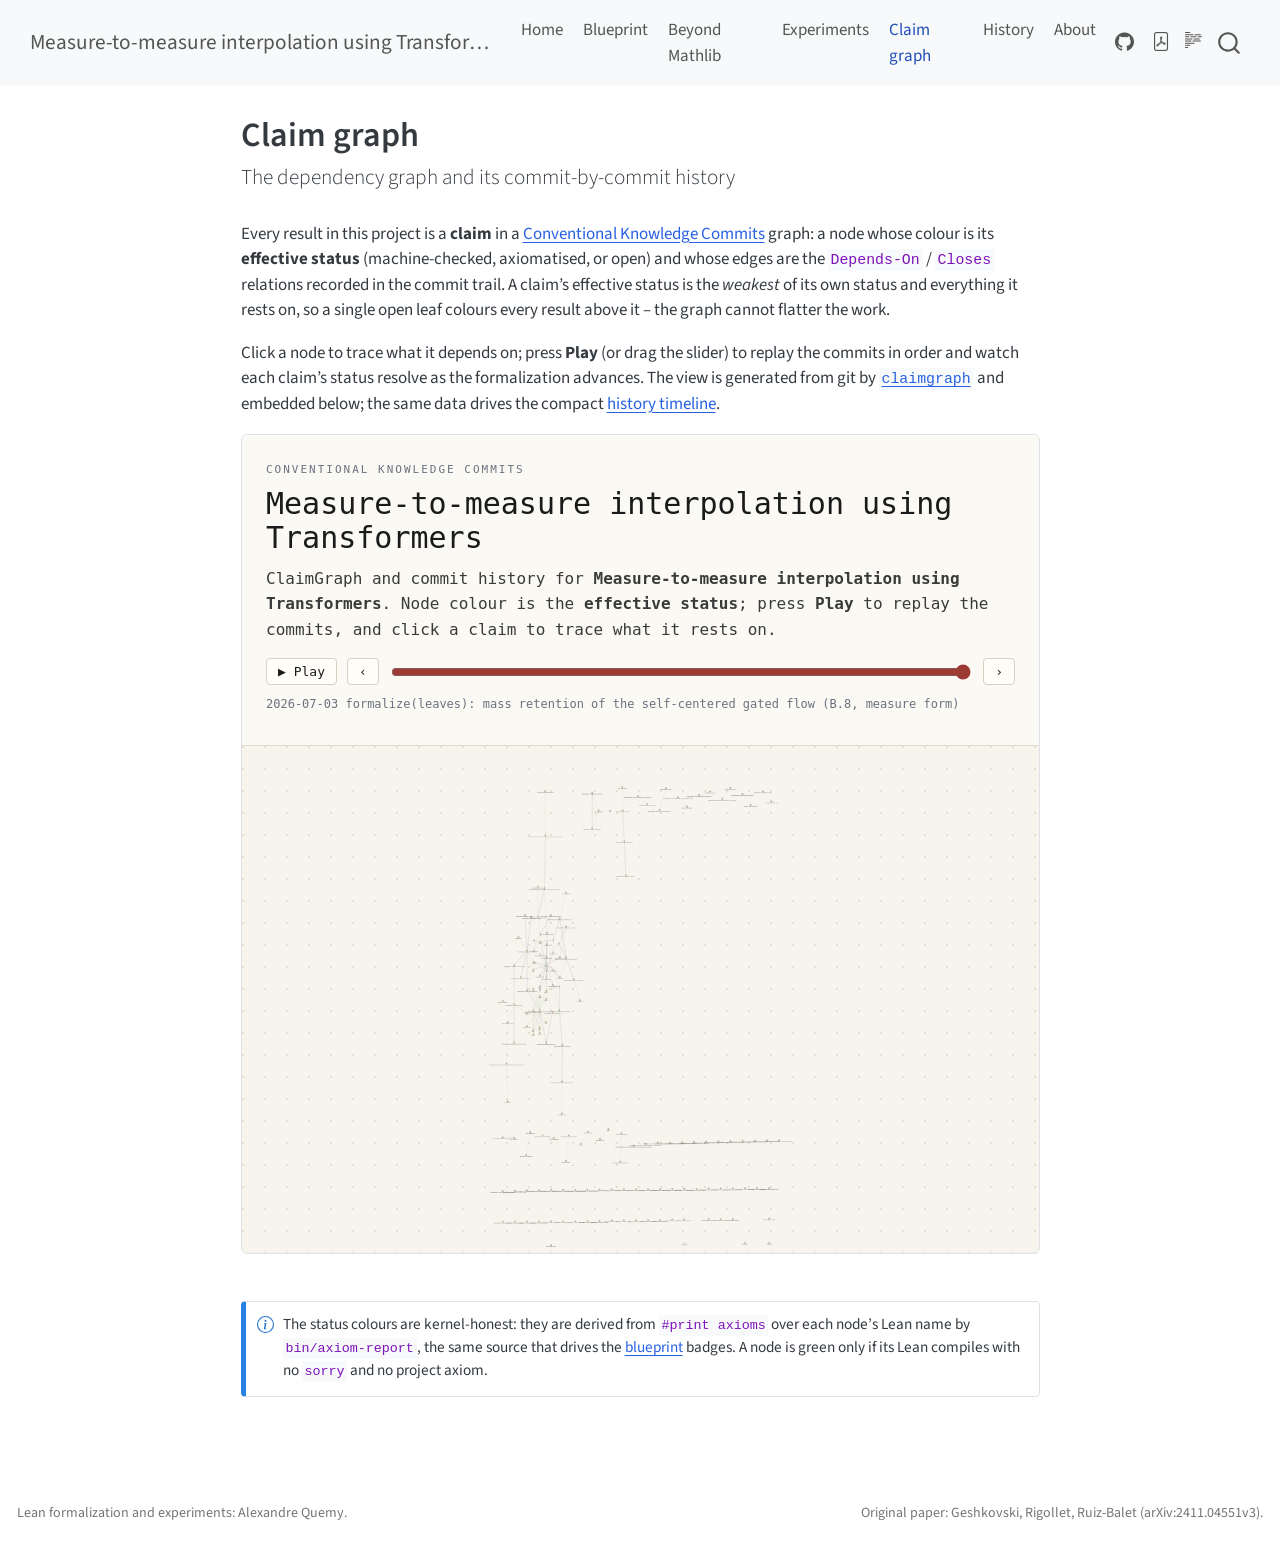
<file: docs/claimgraph.html>
<!DOCTYPE html>
<html xmlns="http://www.w3.org/1999/xhtml" lang="en" xml:lang="en"><head>

<meta charset="utf-8">
<meta name="generator" content="quarto-1.7.32">

<meta name="viewport" content="width=device-width, initial-scale=1.0, user-scalable=yes">


<title>Claim graph – Measure-to-measure interpolation using Transformers</title>
<style>
code{white-space: pre-wrap;}
span.smallcaps{font-variant: small-caps;}
div.columns{display: flex; gap: min(4vw, 1.5em);}
div.column{flex: auto; overflow-x: auto;}
div.hanging-indent{margin-left: 1.5em; text-indent: -1.5em;}
ul.task-list{list-style: none;}
ul.task-list li input[type="checkbox"] {
  width: 0.8em;
  margin: 0 0.8em 0.2em -1em; /* quarto-specific, see https://github.com/quarto-dev/quarto-cli/issues/4556 */ 
  vertical-align: middle;
}
</style>


<script src="site_libs/quarto-nav/quarto-nav.js"></script>
<script src="site_libs/quarto-nav/headroom.min.js"></script>
<script src="site_libs/clipboard/clipboard.min.js"></script>
<script src="site_libs/quarto-search/autocomplete.umd.js"></script>
<script src="site_libs/quarto-search/fuse.min.js"></script>
<script src="site_libs/quarto-search/quarto-search.js"></script>
<meta name="quarto:offset" content="./">
<script src="site_libs/quarto-html/quarto.js" type="module"></script>
<script src="site_libs/quarto-html/tabsets/tabsets.js" type="module"></script>
<script src="site_libs/quarto-html/popper.min.js"></script>
<script src="site_libs/quarto-html/tippy.umd.min.js"></script>
<script src="site_libs/quarto-html/anchor.min.js"></script>
<link href="site_libs/quarto-html/tippy.css" rel="stylesheet">
<link href="site_libs/quarto-html/quarto-syntax-highlighting-37eea08aefeeee20ff55810ff984fec1.css" rel="stylesheet" id="quarto-text-highlighting-styles">
<script src="site_libs/bootstrap/bootstrap.min.js"></script>
<link href="site_libs/bootstrap/bootstrap-icons.css" rel="stylesheet">
<link href="site_libs/bootstrap/bootstrap-30950e57ca2d683c179b59b95dd53cbb.min.css" rel="stylesheet" append-hash="true" id="quarto-bootstrap" data-mode="light">
<script id="quarto-search-options" type="application/json">{
  "location": "navbar",
  "copy-button": false,
  "collapse-after": 3,
  "panel-placement": "end",
  "type": "overlay",
  "limit": 50,
  "keyboard-shortcut": [
    "f",
    "/",
    "s"
  ],
  "show-item-context": false,
  "language": {
    "search-no-results-text": "No results",
    "search-matching-documents-text": "matching documents",
    "search-copy-link-title": "Copy link to search",
    "search-hide-matches-text": "Hide additional matches",
    "search-more-match-text": "more match in this document",
    "search-more-matches-text": "more matches in this document",
    "search-clear-button-title": "Clear",
    "search-text-placeholder": "",
    "search-detached-cancel-button-title": "Cancel",
    "search-submit-button-title": "Submit",
    "search-label": "Search"
  }
}</script>


<link rel="stylesheet" href="styles/provenance.css">
</head>

<body class="nav-fixed fullcontent quarto-light">

<div id="quarto-search-results"></div>
  <header id="quarto-header" class="headroom fixed-top">
    <nav class="navbar navbar-expand-lg " data-bs-theme="dark">
      <div class="navbar-container container-fluid">
      <div class="navbar-brand-container mx-auto">
    <a class="navbar-brand" href="./index.html">
    <span class="navbar-title">Measure-to-measure interpolation using Transformers</span>
    </a>
  </div>
            <div id="quarto-search" class="" title="Search"></div>
          <button class="navbar-toggler" type="button" data-bs-toggle="collapse" data-bs-target="#navbarCollapse" aria-controls="navbarCollapse" role="menu" aria-expanded="false" aria-label="Toggle navigation" onclick="if (window.quartoToggleHeadroom) { window.quartoToggleHeadroom(); }">
  <span class="navbar-toggler-icon"></span>
</button>
          <div class="collapse navbar-collapse" id="navbarCollapse">
            <ul class="navbar-nav navbar-nav-scroll me-auto">
  <li class="nav-item">
    <a class="nav-link" href="./index.html"> 
<span class="menu-text">Home</span></a>
  </li>  
  <li class="nav-item">
    <a class="nav-link" href="./proofs.html"> 
<span class="menu-text">Blueprint</span></a>
  </li>  
  <li class="nav-item">
    <a class="nav-link" href="./beyond-mathlib.html"> 
<span class="menu-text">Beyond Mathlib</span></a>
  </li>  
  <li class="nav-item">
    <a class="nav-link" href="./experiments.html"> 
<span class="menu-text">Experiments</span></a>
  </li>  
  <li class="nav-item">
    <a class="nav-link active" href="./claimgraph.html" aria-current="page"> 
<span class="menu-text">Claim graph</span></a>
  </li>  
  <li class="nav-item">
    <a class="nav-link" href="./history.html"> 
<span class="menu-text">History</span></a>
  </li>  
  <li class="nav-item">
    <a class="nav-link" href="./about.html"> 
<span class="menu-text">About</span></a>
  </li>  
</ul>
            <ul class="navbar-nav navbar-nav-scroll ms-auto">
  <li class="nav-item compact">
    <a class="nav-link" href="https://github.com/aquemy/measure-to-measure-transformers"> <i class="bi bi-github" role="img" aria-label="GitHub repository">
</i> 
<span class="menu-text"></span></a>
  </li>  
  <li class="nav-item compact">
    <a class="nav-link" href="./blueprint.pdf"> <i class="bi bi-file-pdf" role="img" aria-label="Standalone blueprint PDF">
</i> 
<span class="menu-text"></span></a>
  </li>  
</ul>
          </div> <!-- /navcollapse -->
            <div class="quarto-navbar-tools">
  <a href="" class="quarto-reader-toggle quarto-navigation-tool px-1" onclick="window.quartoToggleReader(); return false;" title="Toggle reader mode">
  <div class="quarto-reader-toggle-btn">
  <i class="bi"></i>
  </div>
</a>
</div>
      </div> <!-- /container-fluid -->
    </nav>
</header>
<!-- content -->
<div id="quarto-content" class="quarto-container page-columns page-rows-contents page-layout-article page-navbar">
<!-- sidebar -->
<!-- margin-sidebar -->
    
<!-- main -->
<main class="content" id="quarto-document-content">

<header id="title-block-header" class="quarto-title-block default">
<div class="quarto-title">
<h1 class="title">Claim graph</h1>
<p class="subtitle lead">The dependency graph and its commit-by-commit history</p>
</div>



<div class="quarto-title-meta">

    
  
    
  </div>
  


</header>


<p>Every result in this project is a <strong>claim</strong> in a <a href="https://conventional-knowledge-commits.org/">Conventional Knowledge Commits</a> graph: a node whose colour is its <strong>effective status</strong> (machine-checked, axiomatised, or open) and whose edges are the <code>Depends-On</code> / <code>Closes</code> relations recorded in the commit trail. A claim’s effective status is the <em>weakest</em> of its own status and everything it rests on, so a single open leaf colours every result above it – the graph cannot flatter the work.</p>
<p>Click a node to trace what it depends on; press <strong>Play</strong> (or drag the slider) to replay the commits in order and watch each claim’s status resolve as the formalization advances. The view is generated from git by <a href="https://github.com/hotherio/claimgraph"><code>claimgraph</code></a> and embedded below; the same data drives the compact <a href="./history.html">history timeline</a>.</p>
<iframe src="claimgraph-viewer.html" title="ClaimGraph interactive viewer" loading="lazy" style="width:100%;height:820px;border:1px solid var(--bs-border-color,#dee2e6);border-radius:6px">
</iframe>
<div class="callout callout-style-simple callout-note">
<div class="callout-body d-flex">
<div class="callout-icon-container">
<i class="callout-icon"></i>
</div>
<div class="callout-body-container">
<p>The status colours are kernel-honest: they are derived from <code>#print axioms</code> over each node’s Lean name by <code>bin/axiom-report</code>, the same source that drives the <a href="./proofs.html">blueprint</a> badges. A node is green only if its Lean compiles with no <code>sorry</code> and no project axiom.</p>
</div>
</div>
</div>



</main> <!-- /main -->
<script id="quarto-html-after-body" type="application/javascript">
  window.document.addEventListener("DOMContentLoaded", function (event) {
    const icon = "";
    const anchorJS = new window.AnchorJS();
    anchorJS.options = {
      placement: 'right',
      icon: icon
    };
    anchorJS.add('.anchored');
    const isCodeAnnotation = (el) => {
      for (const clz of el.classList) {
        if (clz.startsWith('code-annotation-')) {                     
          return true;
        }
      }
      return false;
    }
    const onCopySuccess = function(e) {
      // button target
      const button = e.trigger;
      // don't keep focus
      button.blur();
      // flash "checked"
      button.classList.add('code-copy-button-checked');
      var currentTitle = button.getAttribute("title");
      button.setAttribute("title", "Copied!");
      let tooltip;
      if (window.bootstrap) {
        button.setAttribute("data-bs-toggle", "tooltip");
        button.setAttribute("data-bs-placement", "left");
        button.setAttribute("data-bs-title", "Copied!");
        tooltip = new bootstrap.Tooltip(button, 
          { trigger: "manual", 
            customClass: "code-copy-button-tooltip",
            offset: [0, -8]});
        tooltip.show();    
      }
      setTimeout(function() {
        if (tooltip) {
          tooltip.hide();
          button.removeAttribute("data-bs-title");
          button.removeAttribute("data-bs-toggle");
          button.removeAttribute("data-bs-placement");
        }
        button.setAttribute("title", currentTitle);
        button.classList.remove('code-copy-button-checked');
      }, 1000);
      // clear code selection
      e.clearSelection();
    }
    const getTextToCopy = function(trigger) {
        const codeEl = trigger.previousElementSibling.cloneNode(true);
        for (const childEl of codeEl.children) {
          if (isCodeAnnotation(childEl)) {
            childEl.remove();
          }
        }
        return codeEl.innerText;
    }
    const clipboard = new window.ClipboardJS('.code-copy-button:not([data-in-quarto-modal])', {
      text: getTextToCopy
    });
    clipboard.on('success', onCopySuccess);
    if (window.document.getElementById('quarto-embedded-source-code-modal')) {
      const clipboardModal = new window.ClipboardJS('.code-copy-button[data-in-quarto-modal]', {
        text: getTextToCopy,
        container: window.document.getElementById('quarto-embedded-source-code-modal')
      });
      clipboardModal.on('success', onCopySuccess);
    }
      var localhostRegex = new RegExp(/^(?:http|https):\/\/localhost\:?[0-9]*\//);
      var mailtoRegex = new RegExp(/^mailto:/);
        var filterRegex = new RegExp('/' + window.location.host + '/');
      var isInternal = (href) => {
          return filterRegex.test(href) || localhostRegex.test(href) || mailtoRegex.test(href);
      }
      // Inspect non-navigation links and adorn them if external
     var links = window.document.querySelectorAll('a[href]:not(.nav-link):not(.navbar-brand):not(.toc-action):not(.sidebar-link):not(.sidebar-item-toggle):not(.pagination-link):not(.no-external):not([aria-hidden]):not(.dropdown-item):not(.quarto-navigation-tool):not(.about-link)');
      for (var i=0; i<links.length; i++) {
        const link = links[i];
        if (!isInternal(link.href)) {
          // undo the damage that might have been done by quarto-nav.js in the case of
          // links that we want to consider external
          if (link.dataset.originalHref !== undefined) {
            link.href = link.dataset.originalHref;
          }
        }
      }
    function tippyHover(el, contentFn, onTriggerFn, onUntriggerFn) {
      const config = {
        allowHTML: true,
        maxWidth: 500,
        delay: 100,
        arrow: false,
        appendTo: function(el) {
            return el.parentElement;
        },
        interactive: true,
        interactiveBorder: 10,
        theme: 'quarto',
        placement: 'bottom-start',
      };
      if (contentFn) {
        config.content = contentFn;
      }
      if (onTriggerFn) {
        config.onTrigger = onTriggerFn;
      }
      if (onUntriggerFn) {
        config.onUntrigger = onUntriggerFn;
      }
      window.tippy(el, config); 
    }
    const noterefs = window.document.querySelectorAll('a[role="doc-noteref"]');
    for (var i=0; i<noterefs.length; i++) {
      const ref = noterefs[i];
      tippyHover(ref, function() {
        // use id or data attribute instead here
        let href = ref.getAttribute('data-footnote-href') || ref.getAttribute('href');
        try { href = new URL(href).hash; } catch {}
        const id = href.replace(/^#\/?/, "");
        const note = window.document.getElementById(id);
        if (note) {
          return note.innerHTML;
        } else {
          return "";
        }
      });
    }
    const xrefs = window.document.querySelectorAll('a.quarto-xref');
    const processXRef = (id, note) => {
      // Strip column container classes
      const stripColumnClz = (el) => {
        el.classList.remove("page-full", "page-columns");
        if (el.children) {
          for (const child of el.children) {
            stripColumnClz(child);
          }
        }
      }
      stripColumnClz(note)
      if (id === null || id.startsWith('sec-')) {
        // Special case sections, only their first couple elements
        const container = document.createElement("div");
        if (note.children && note.children.length > 2) {
          container.appendChild(note.children[0].cloneNode(true));
          for (let i = 1; i < note.children.length; i++) {
            const child = note.children[i];
            if (child.tagName === "P" && child.innerText === "") {
              continue;
            } else {
              container.appendChild(child.cloneNode(true));
              break;
            }
          }
          if (window.Quarto?.typesetMath) {
            window.Quarto.typesetMath(container);
          }
          return container.innerHTML
        } else {
          if (window.Quarto?.typesetMath) {
            window.Quarto.typesetMath(note);
          }
          return note.innerHTML;
        }
      } else {
        // Remove any anchor links if they are present
        const anchorLink = note.querySelector('a.anchorjs-link');
        if (anchorLink) {
          anchorLink.remove();
        }
        if (window.Quarto?.typesetMath) {
          window.Quarto.typesetMath(note);
        }
        if (note.classList.contains("callout")) {
          return note.outerHTML;
        } else {
          return note.innerHTML;
        }
      }
    }
    for (var i=0; i<xrefs.length; i++) {
      const xref = xrefs[i];
      tippyHover(xref, undefined, function(instance) {
        instance.disable();
        let url = xref.getAttribute('href');
        let hash = undefined; 
        if (url.startsWith('#')) {
          hash = url;
        } else {
          try { hash = new URL(url).hash; } catch {}
        }
        if (hash) {
          const id = hash.replace(/^#\/?/, "");
          const note = window.document.getElementById(id);
          if (note !== null) {
            try {
              const html = processXRef(id, note.cloneNode(true));
              instance.setContent(html);
            } finally {
              instance.enable();
              instance.show();
            }
          } else {
            // See if we can fetch this
            fetch(url.split('#')[0])
            .then(res => res.text())
            .then(html => {
              const parser = new DOMParser();
              const htmlDoc = parser.parseFromString(html, "text/html");
              const note = htmlDoc.getElementById(id);
              if (note !== null) {
                const html = processXRef(id, note);
                instance.setContent(html);
              } 
            }).finally(() => {
              instance.enable();
              instance.show();
            });
          }
        } else {
          // See if we can fetch a full url (with no hash to target)
          // This is a special case and we should probably do some content thinning / targeting
          fetch(url)
          .then(res => res.text())
          .then(html => {
            const parser = new DOMParser();
            const htmlDoc = parser.parseFromString(html, "text/html");
            const note = htmlDoc.querySelector('main.content');
            if (note !== null) {
              // This should only happen for chapter cross references
              // (since there is no id in the URL)
              // remove the first header
              if (note.children.length > 0 && note.children[0].tagName === "HEADER") {
                note.children[0].remove();
              }
              const html = processXRef(null, note);
              instance.setContent(html);
            } 
          }).finally(() => {
            instance.enable();
            instance.show();
          });
        }
      }, function(instance) {
      });
    }
        let selectedAnnoteEl;
        const selectorForAnnotation = ( cell, annotation) => {
          let cellAttr = 'data-code-cell="' + cell + '"';
          let lineAttr = 'data-code-annotation="' +  annotation + '"';
          const selector = 'span[' + cellAttr + '][' + lineAttr + ']';
          return selector;
        }
        const selectCodeLines = (annoteEl) => {
          const doc = window.document;
          const targetCell = annoteEl.getAttribute("data-target-cell");
          const targetAnnotation = annoteEl.getAttribute("data-target-annotation");
          const annoteSpan = window.document.querySelector(selectorForAnnotation(targetCell, targetAnnotation));
          const lines = annoteSpan.getAttribute("data-code-lines").split(",");
          const lineIds = lines.map((line) => {
            return targetCell + "-" + line;
          })
          let top = null;
          let height = null;
          let parent = null;
          if (lineIds.length > 0) {
              //compute the position of the single el (top and bottom and make a div)
              const el = window.document.getElementById(lineIds[0]);
              top = el.offsetTop;
              height = el.offsetHeight;
              parent = el.parentElement.parentElement;
            if (lineIds.length > 1) {
              const lastEl = window.document.getElementById(lineIds[lineIds.length - 1]);
              const bottom = lastEl.offsetTop + lastEl.offsetHeight;
              height = bottom - top;
            }
            if (top !== null && height !== null && parent !== null) {
              // cook up a div (if necessary) and position it 
              let div = window.document.getElementById("code-annotation-line-highlight");
              if (div === null) {
                div = window.document.createElement("div");
                div.setAttribute("id", "code-annotation-line-highlight");
                div.style.position = 'absolute';
                parent.appendChild(div);
              }
              div.style.top = top - 2 + "px";
              div.style.height = height + 4 + "px";
              div.style.left = 0;
              let gutterDiv = window.document.getElementById("code-annotation-line-highlight-gutter");
              if (gutterDiv === null) {
                gutterDiv = window.document.createElement("div");
                gutterDiv.setAttribute("id", "code-annotation-line-highlight-gutter");
                gutterDiv.style.position = 'absolute';
                const codeCell = window.document.getElementById(targetCell);
                const gutter = codeCell.querySelector('.code-annotation-gutter');
                gutter.appendChild(gutterDiv);
              }
              gutterDiv.style.top = top - 2 + "px";
              gutterDiv.style.height = height + 4 + "px";
            }
            selectedAnnoteEl = annoteEl;
          }
        };
        const unselectCodeLines = () => {
          const elementsIds = ["code-annotation-line-highlight", "code-annotation-line-highlight-gutter"];
          elementsIds.forEach((elId) => {
            const div = window.document.getElementById(elId);
            if (div) {
              div.remove();
            }
          });
          selectedAnnoteEl = undefined;
        };
          // Handle positioning of the toggle
      window.addEventListener(
        "resize",
        throttle(() => {
          elRect = undefined;
          if (selectedAnnoteEl) {
            selectCodeLines(selectedAnnoteEl);
          }
        }, 10)
      );
      function throttle(fn, ms) {
      let throttle = false;
      let timer;
        return (...args) => {
          if(!throttle) { // first call gets through
              fn.apply(this, args);
              throttle = true;
          } else { // all the others get throttled
              if(timer) clearTimeout(timer); // cancel #2
              timer = setTimeout(() => {
                fn.apply(this, args);
                timer = throttle = false;
              }, ms);
          }
        };
      }
        // Attach click handler to the DT
        const annoteDls = window.document.querySelectorAll('dt[data-target-cell]');
        for (const annoteDlNode of annoteDls) {
          annoteDlNode.addEventListener('click', (event) => {
            const clickedEl = event.target;
            if (clickedEl !== selectedAnnoteEl) {
              unselectCodeLines();
              const activeEl = window.document.querySelector('dt[data-target-cell].code-annotation-active');
              if (activeEl) {
                activeEl.classList.remove('code-annotation-active');
              }
              selectCodeLines(clickedEl);
              clickedEl.classList.add('code-annotation-active');
            } else {
              // Unselect the line
              unselectCodeLines();
              clickedEl.classList.remove('code-annotation-active');
            }
          });
        }
    const findCites = (el) => {
      const parentEl = el.parentElement;
      if (parentEl) {
        const cites = parentEl.dataset.cites;
        if (cites) {
          return {
            el,
            cites: cites.split(' ')
          };
        } else {
          return findCites(el.parentElement)
        }
      } else {
        return undefined;
      }
    };
    var bibliorefs = window.document.querySelectorAll('a[role="doc-biblioref"]');
    for (var i=0; i<bibliorefs.length; i++) {
      const ref = bibliorefs[i];
      const citeInfo = findCites(ref);
      if (citeInfo) {
        tippyHover(citeInfo.el, function() {
          var popup = window.document.createElement('div');
          citeInfo.cites.forEach(function(cite) {
            var citeDiv = window.document.createElement('div');
            citeDiv.classList.add('hanging-indent');
            citeDiv.classList.add('csl-entry');
            var biblioDiv = window.document.getElementById('ref-' + cite);
            if (biblioDiv) {
              citeDiv.innerHTML = biblioDiv.innerHTML;
            }
            popup.appendChild(citeDiv);
          });
          return popup.innerHTML;
        });
      }
    }
  });
  </script>
</div> <!-- /content -->
<footer class="footer">
  <div class="nav-footer">
    <div class="nav-footer-left">
<p>Lean formalization and experiments: Alexandre Quemy.</p>
</div>   
    <div class="nav-footer-center">
      &nbsp;
    </div>
    <div class="nav-footer-right">
<p>Original paper: Geshkovski, Rigollet, Ruiz-Balet (arXiv:2411.04551v3).</p>
</div>
  </div>
</footer>




</body></html>
</file>
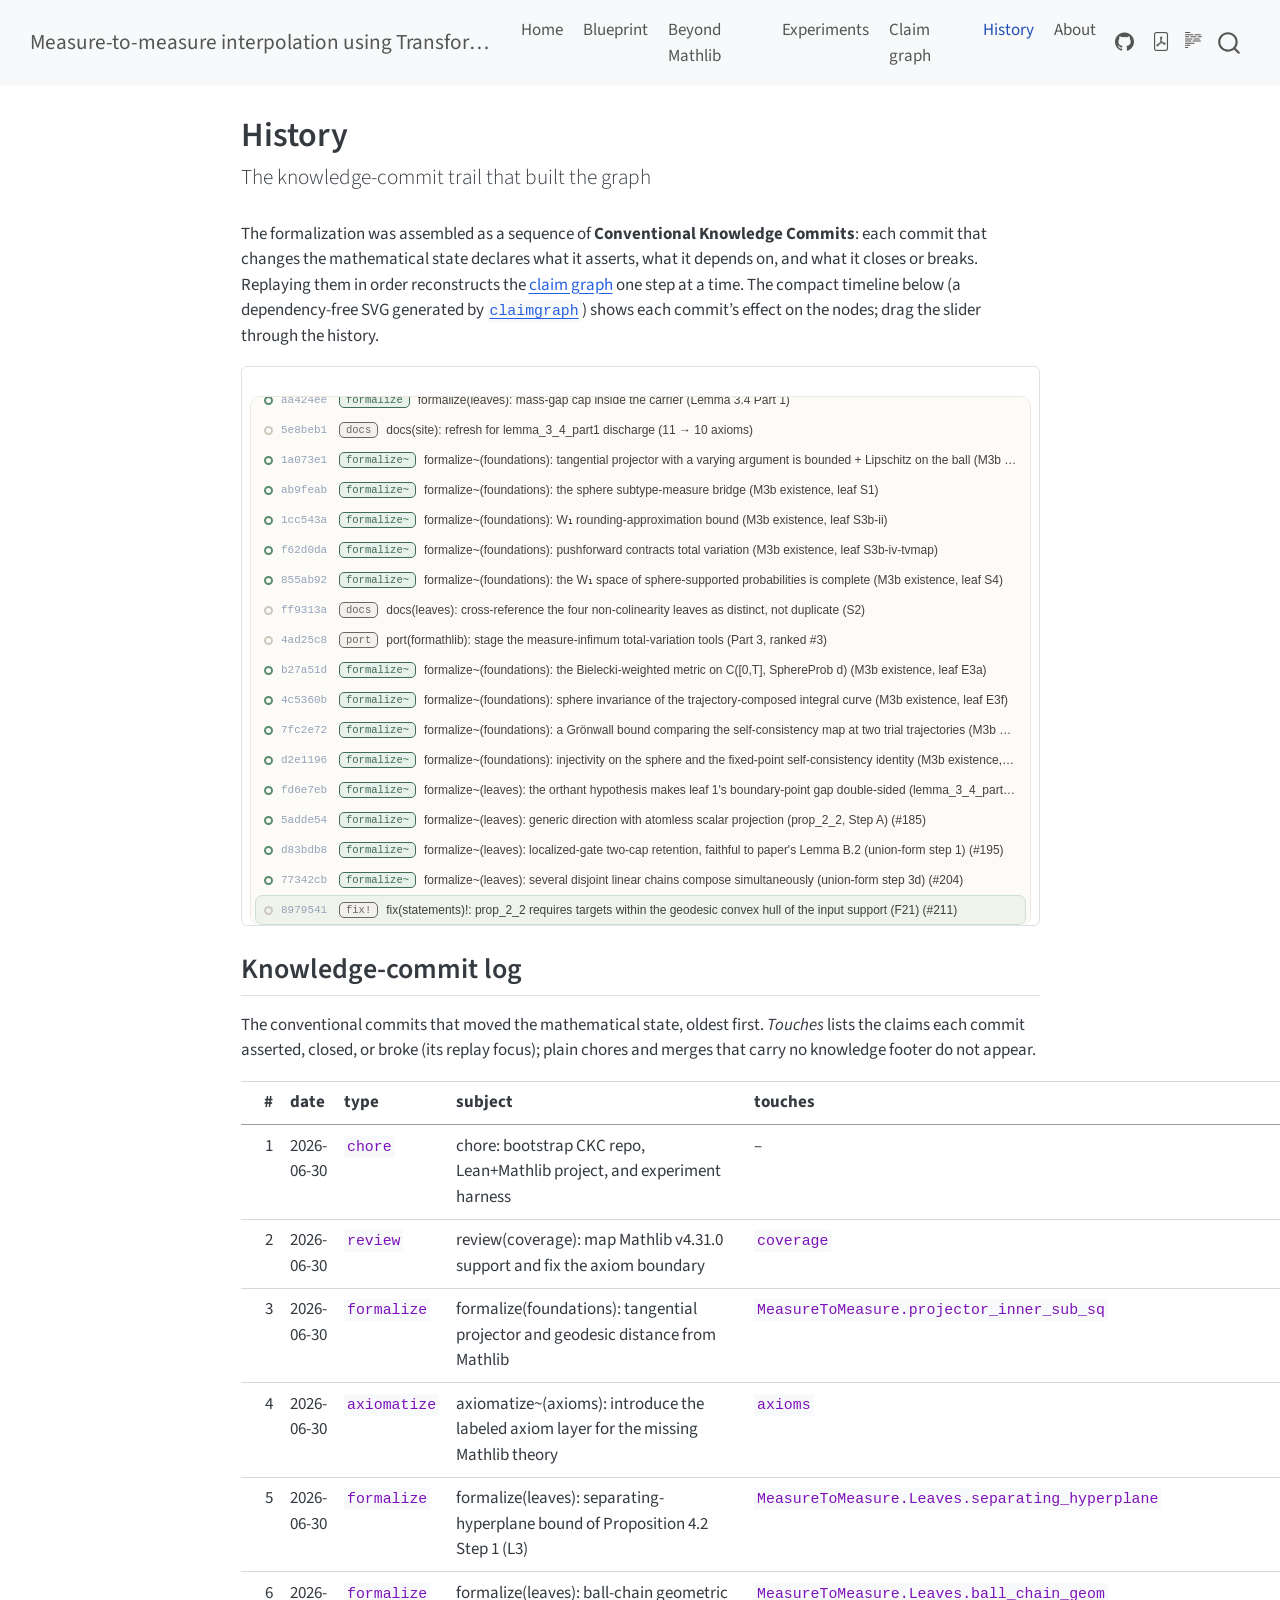
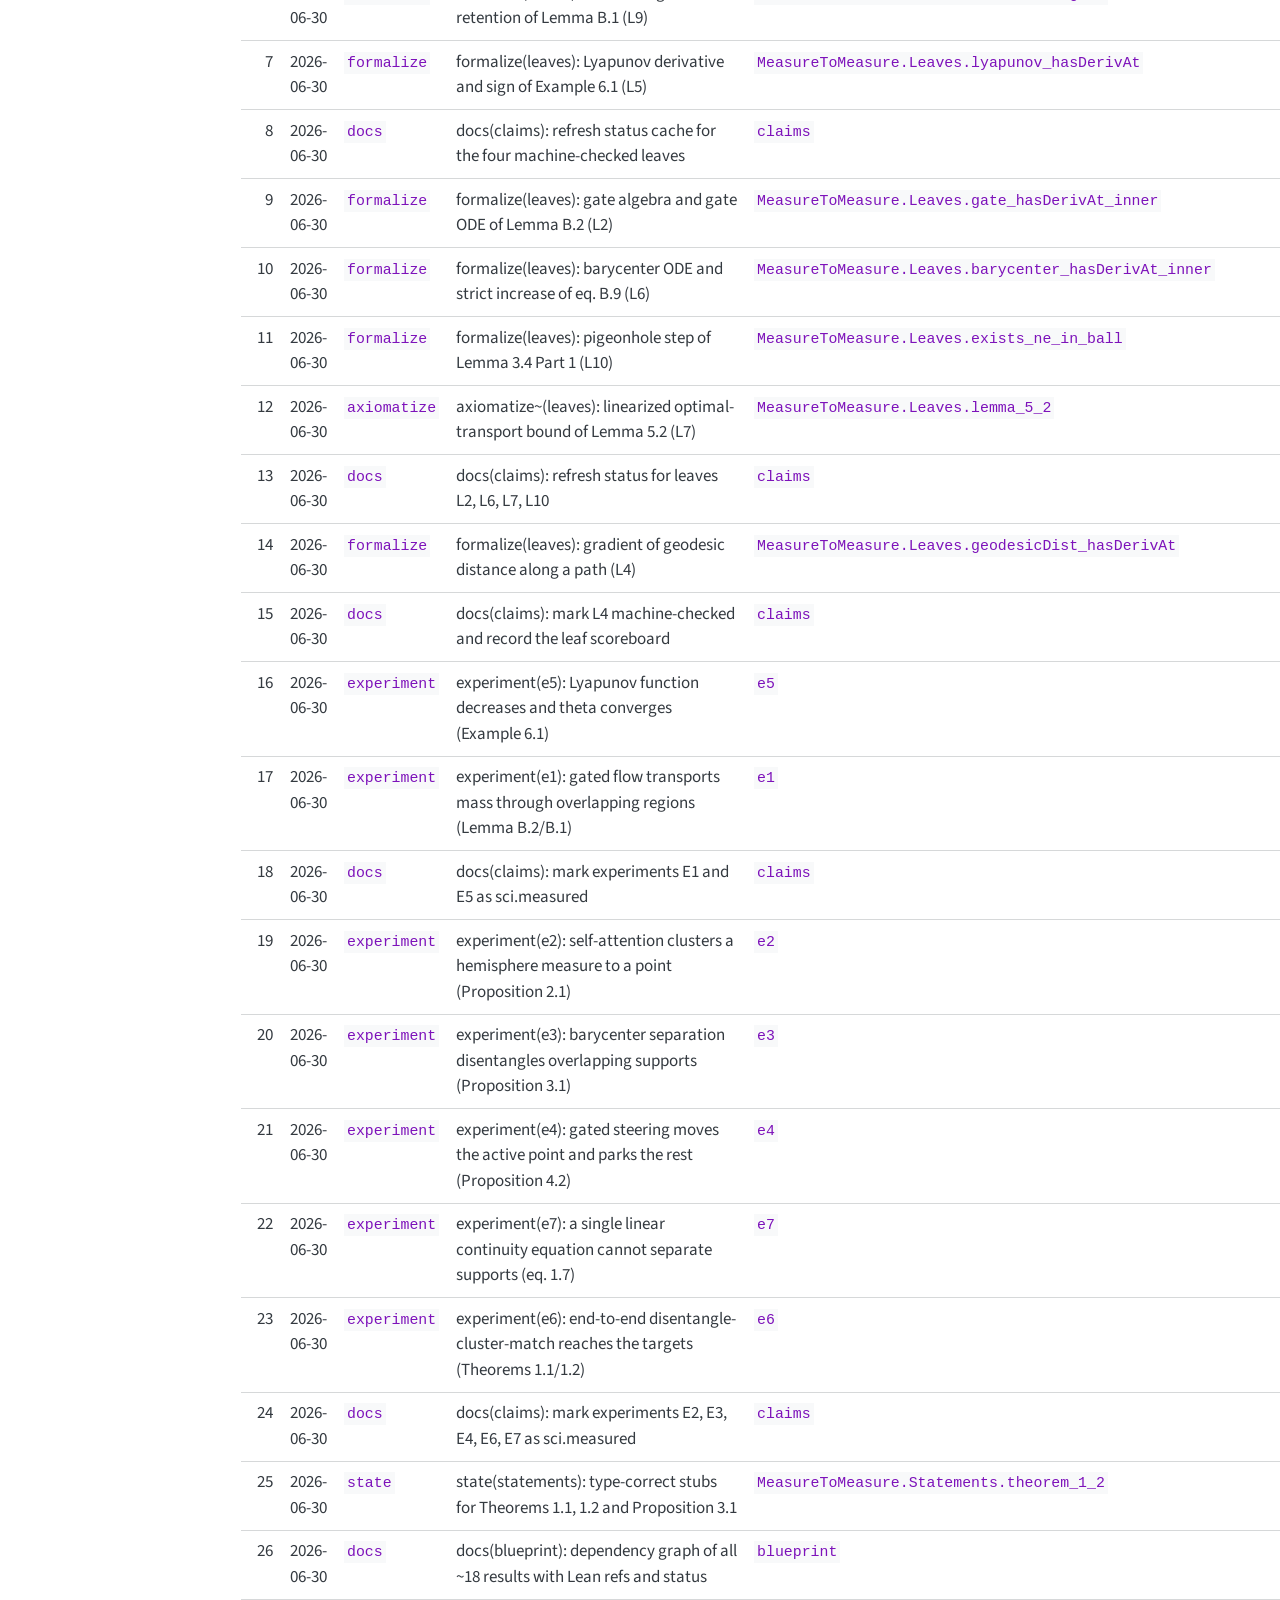
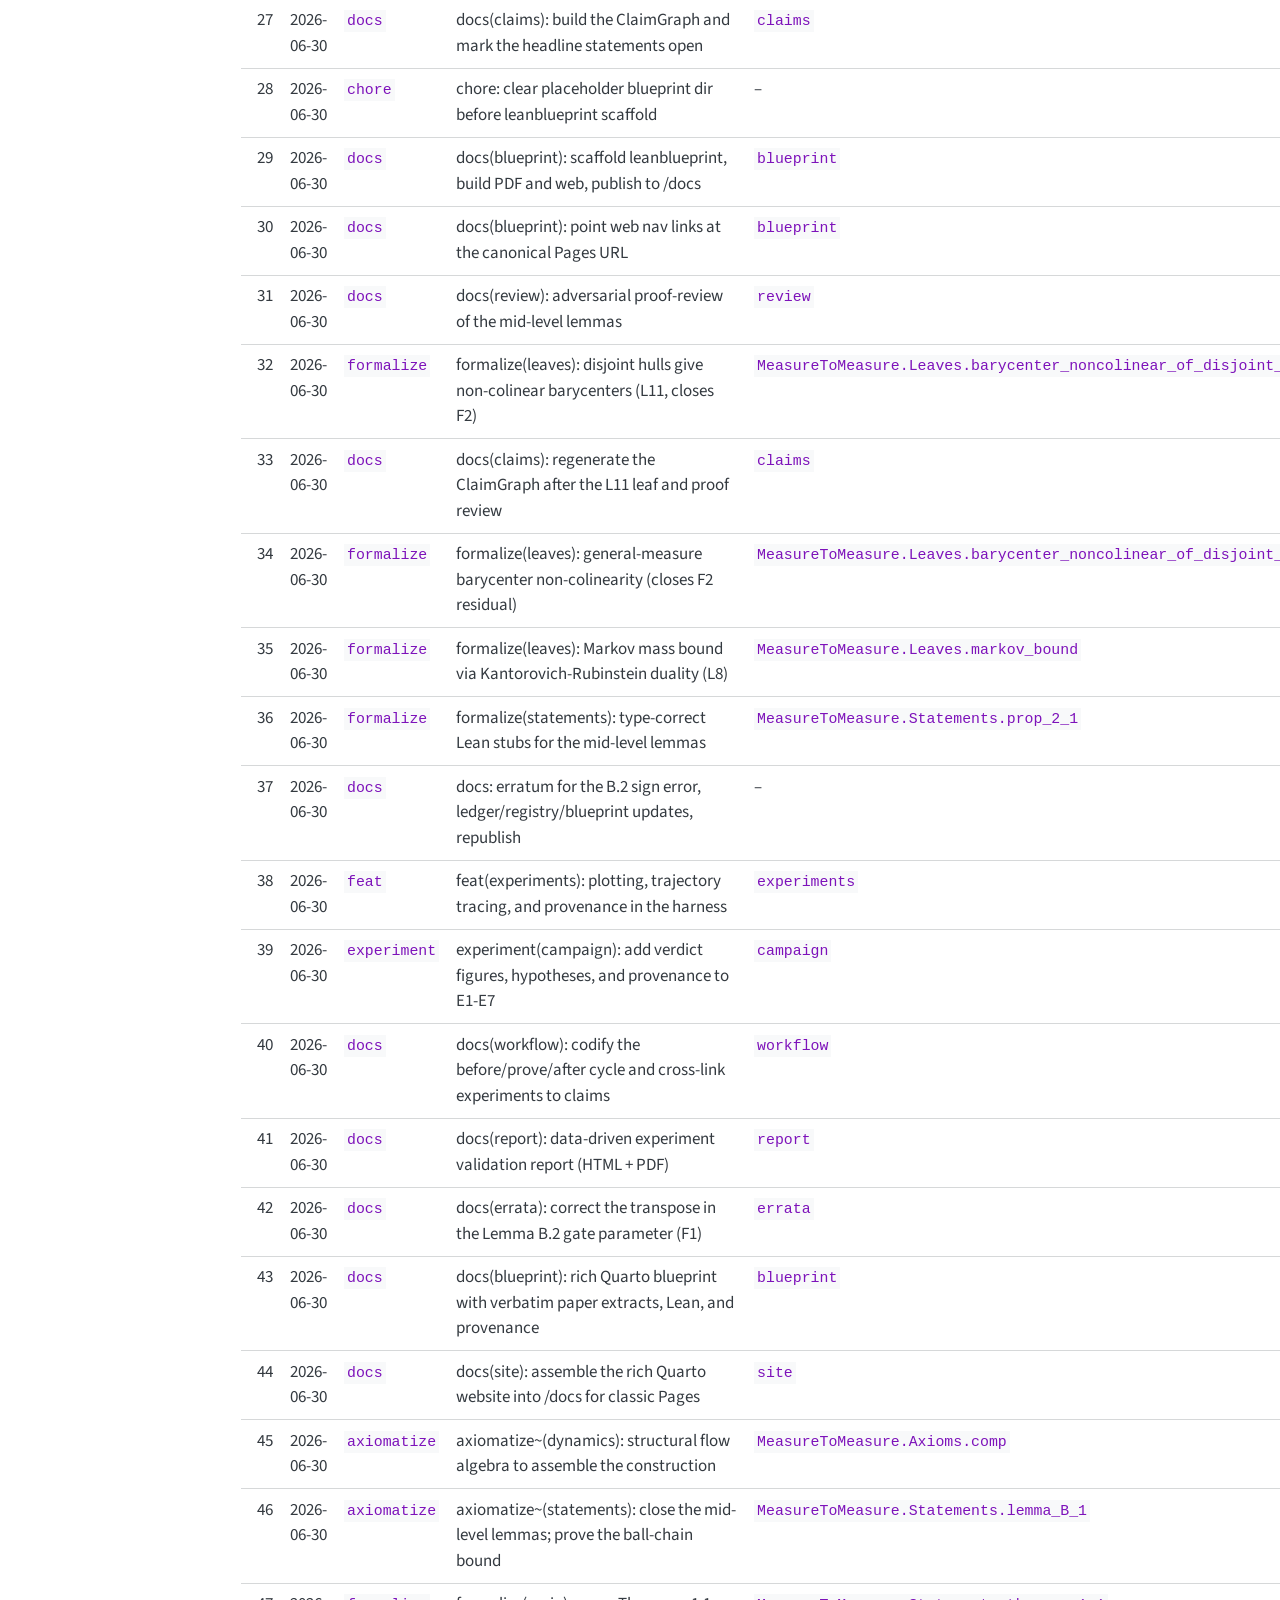
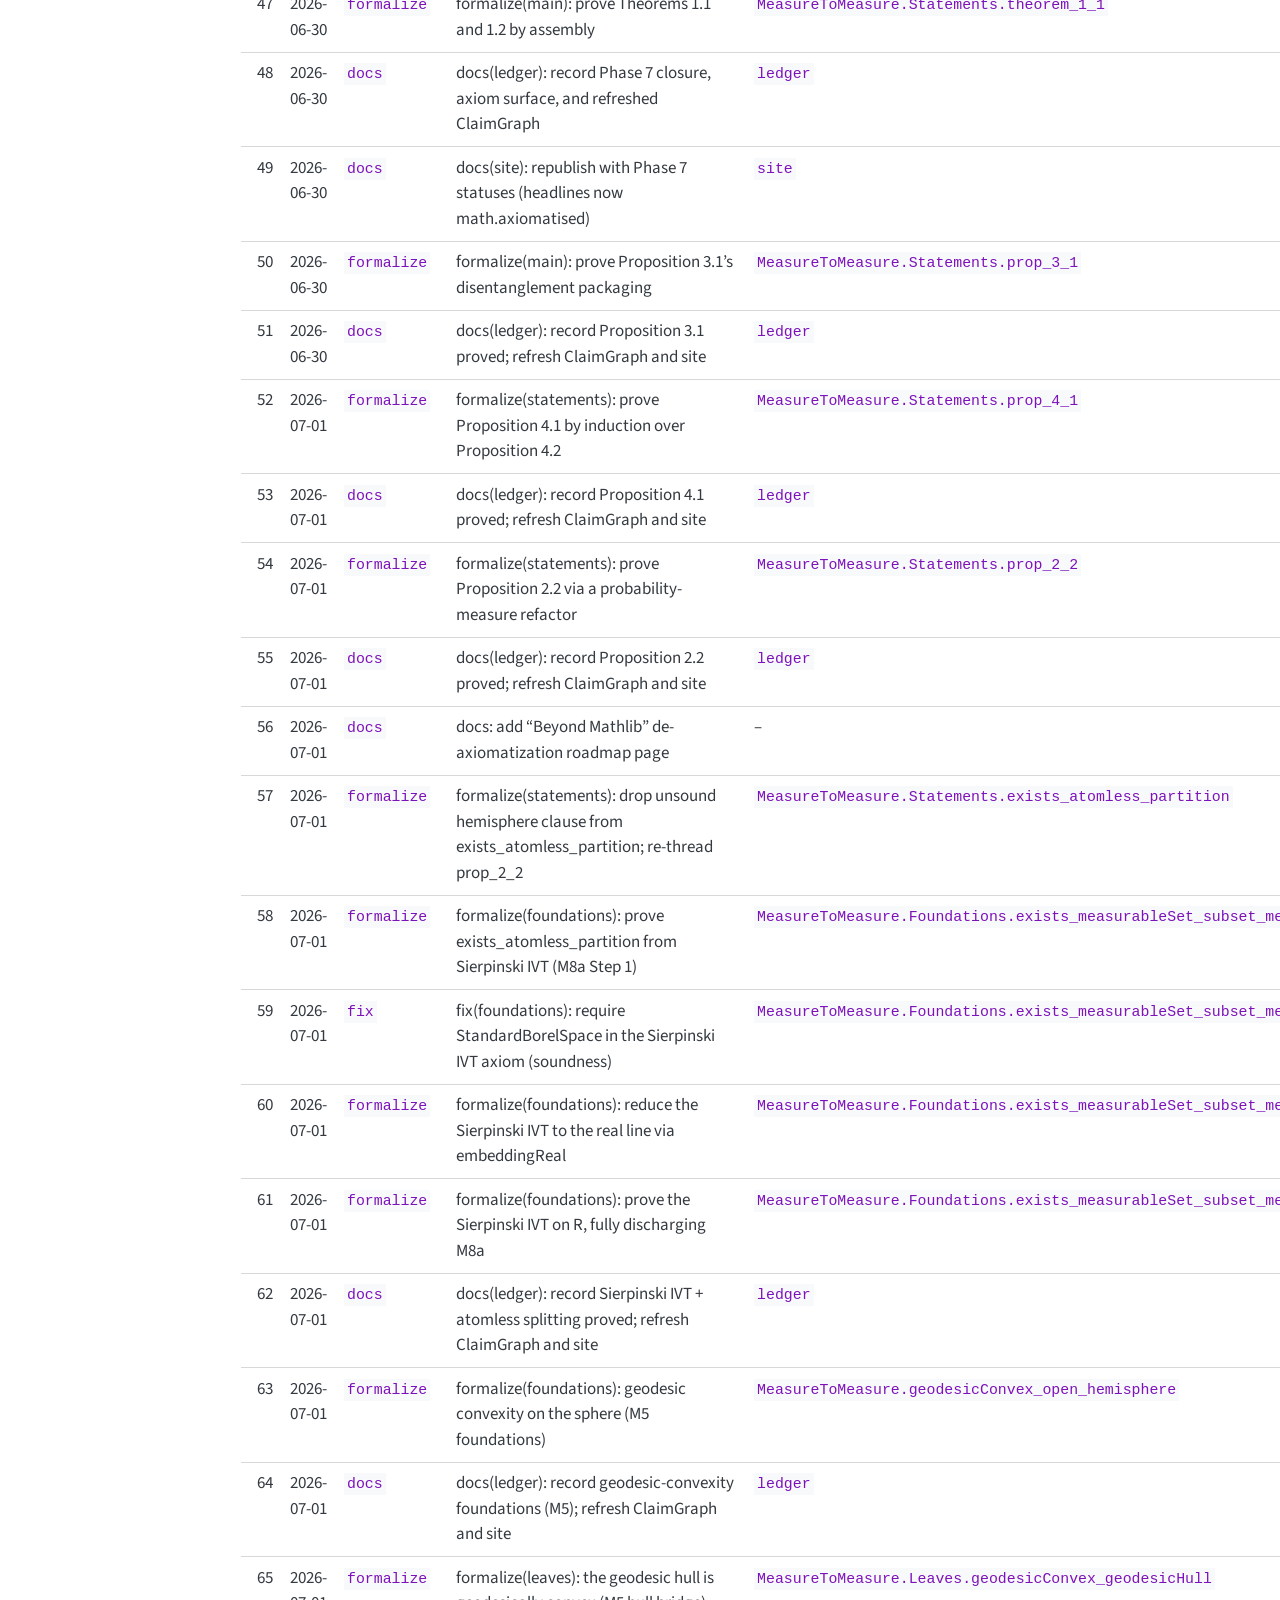
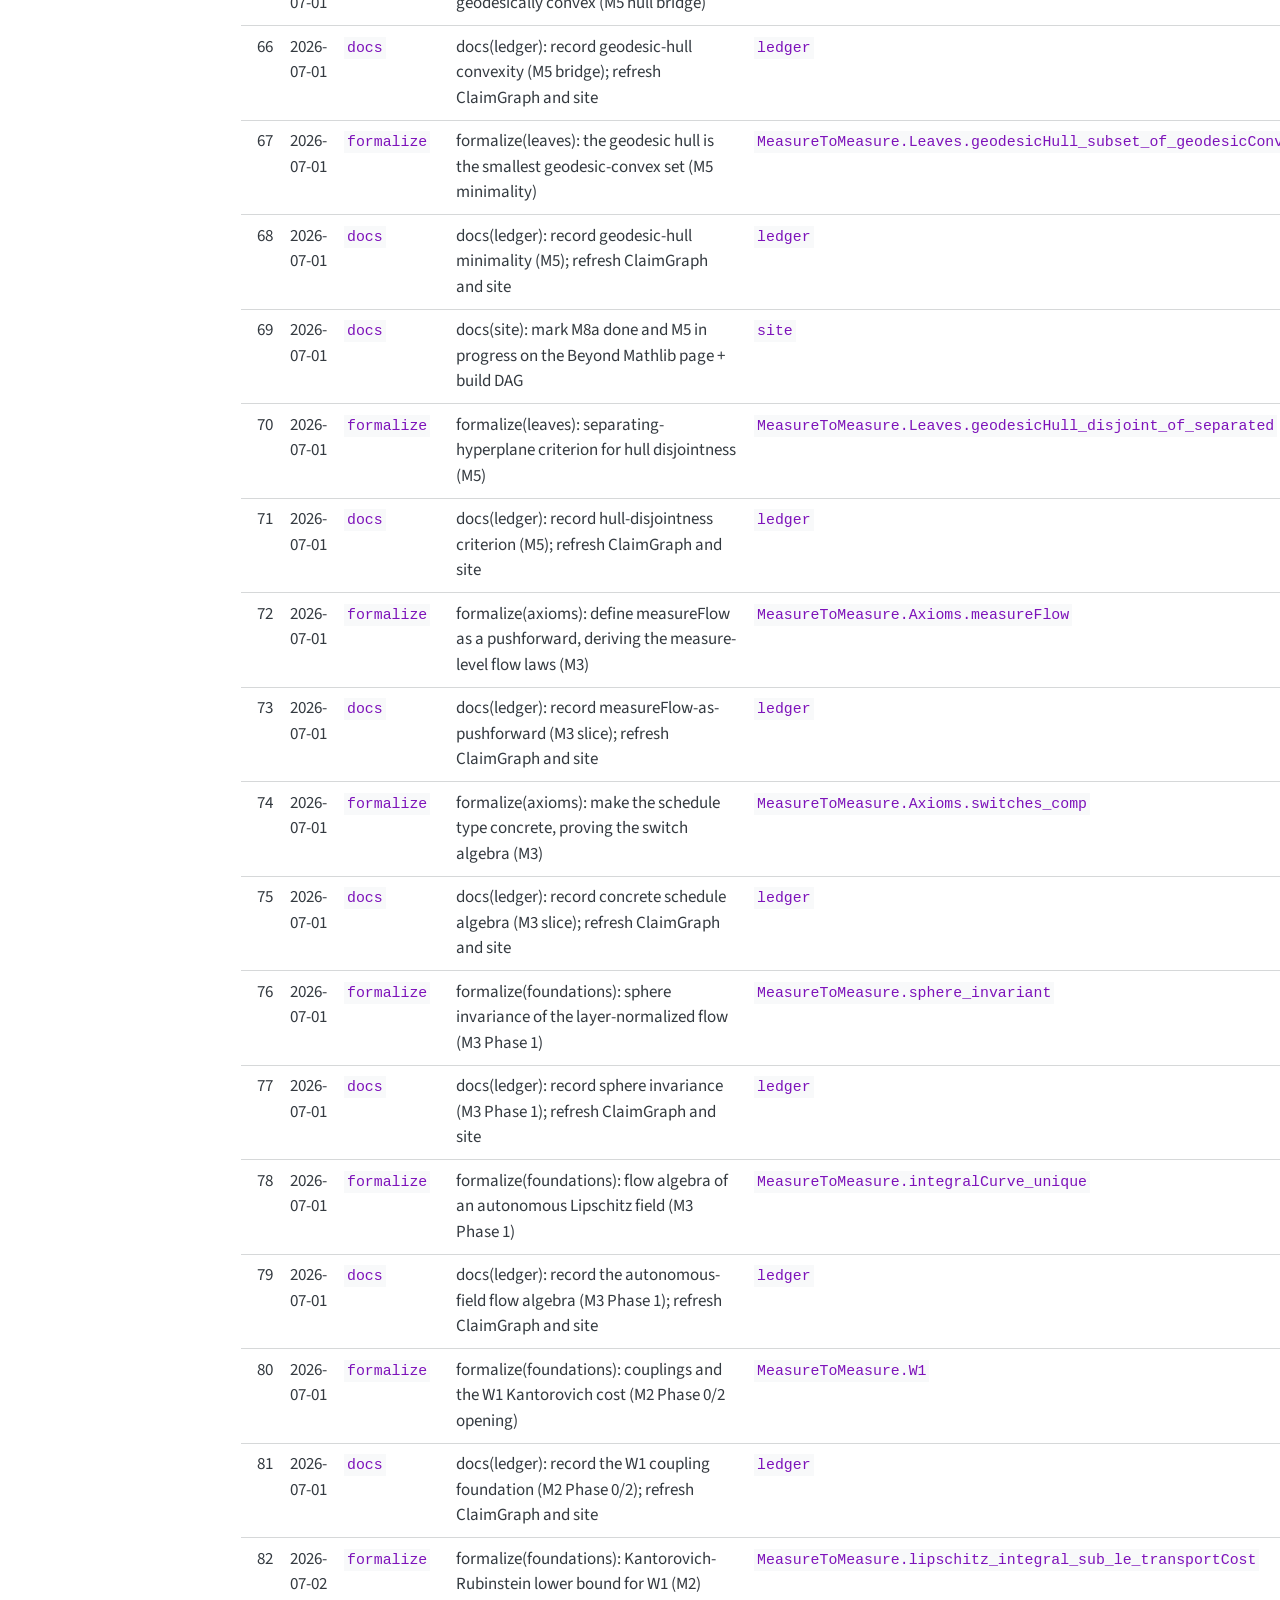
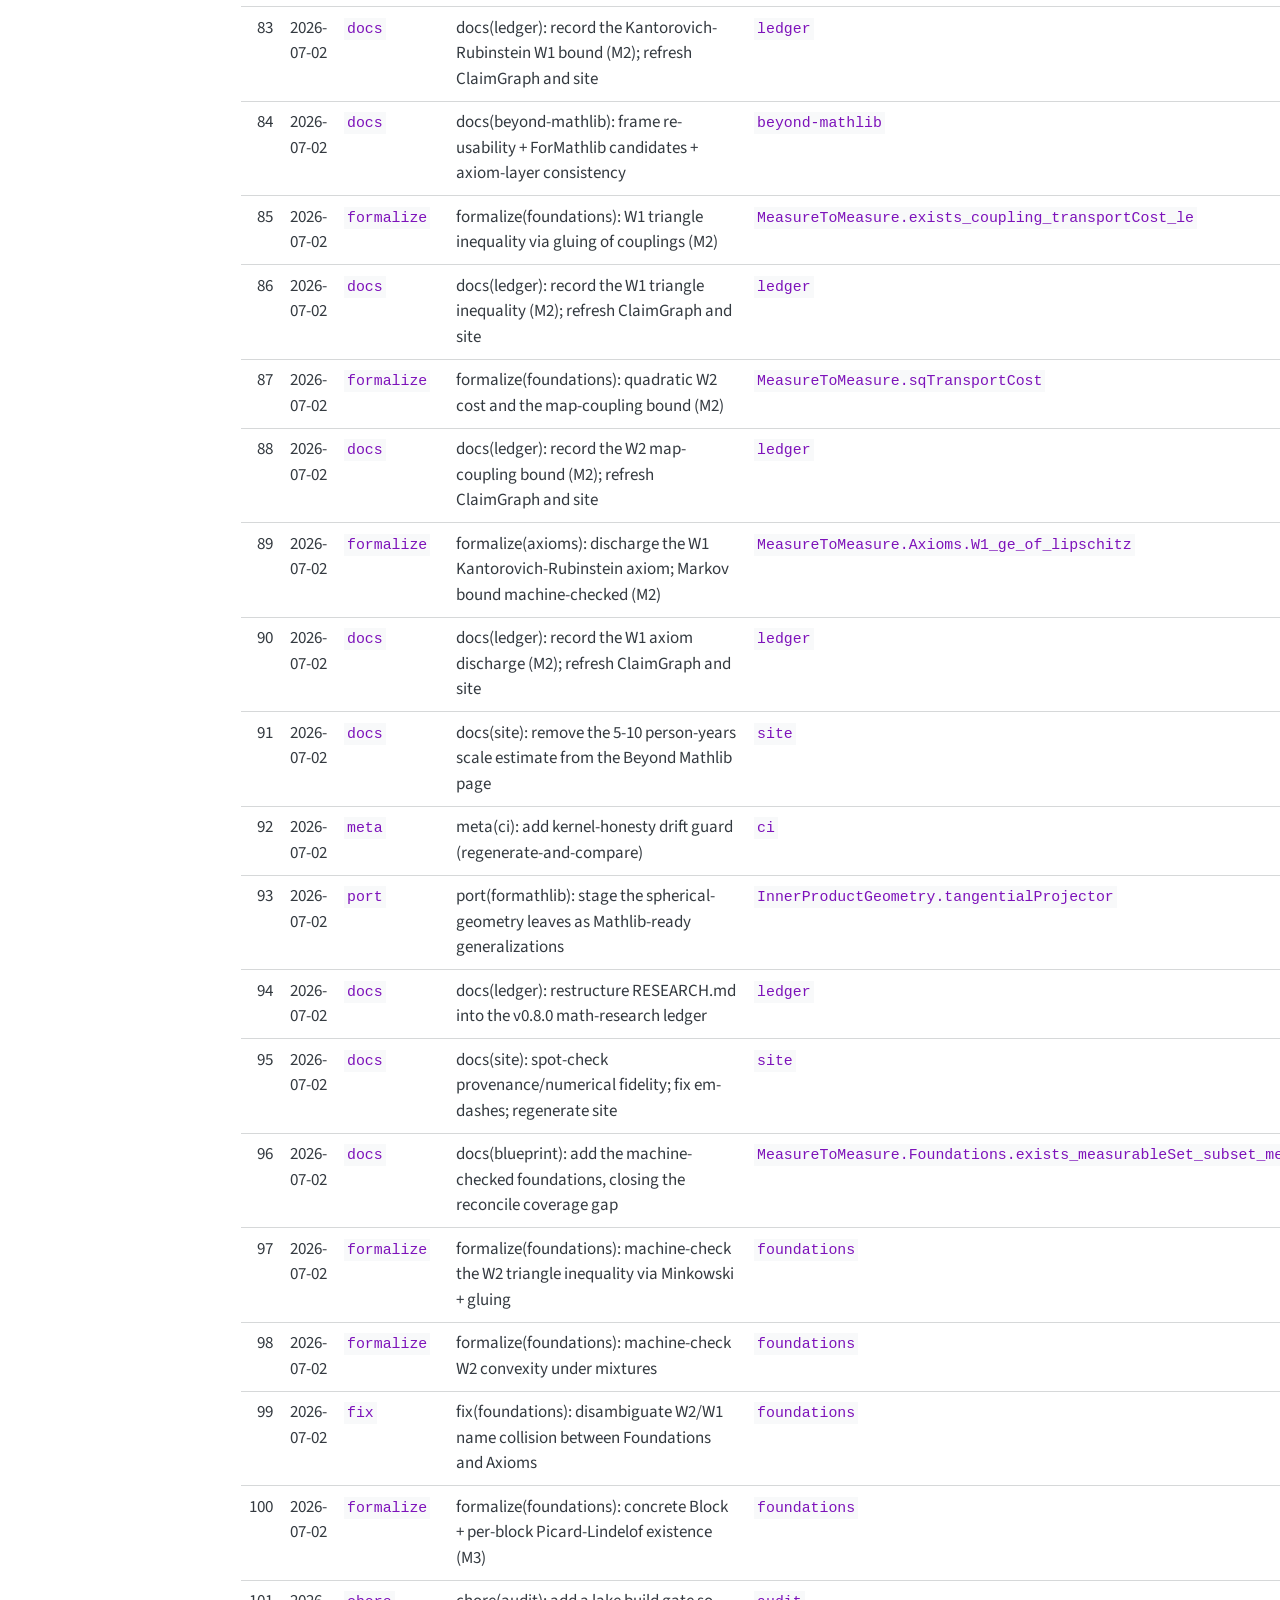
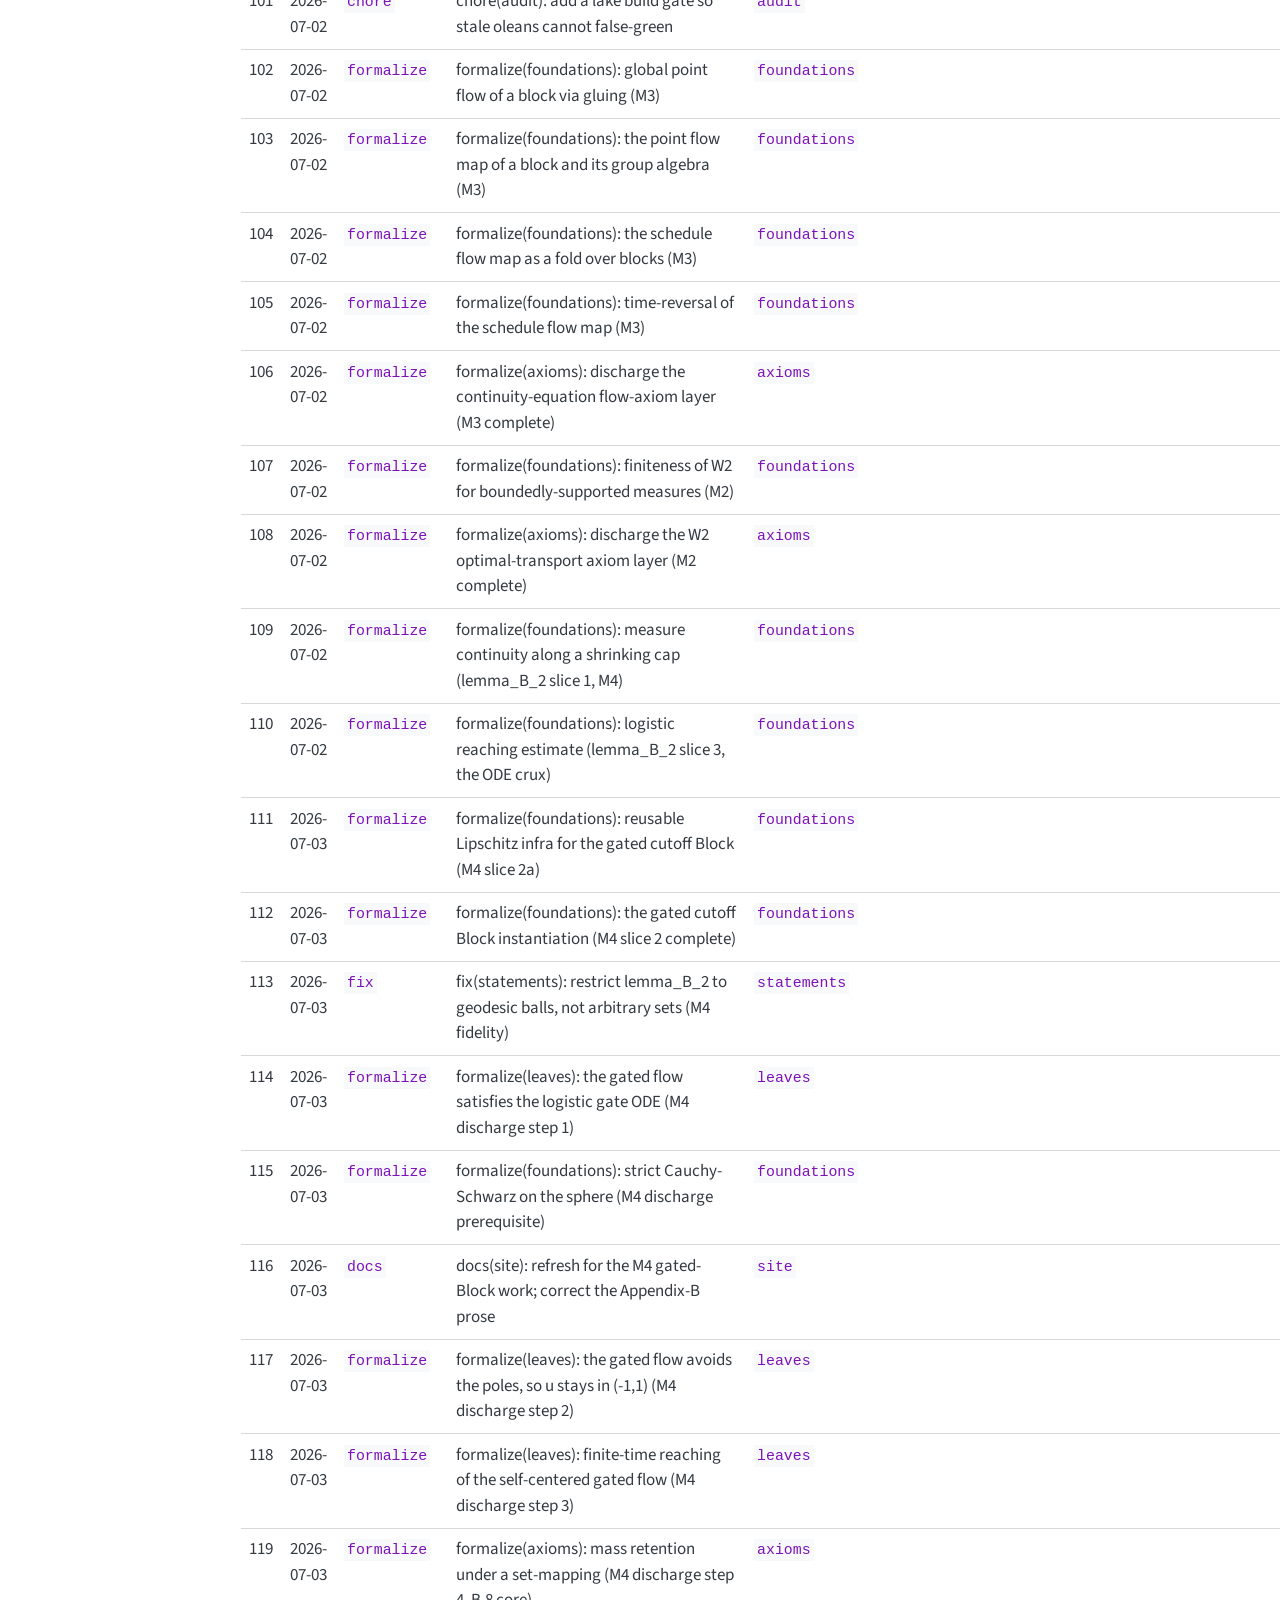
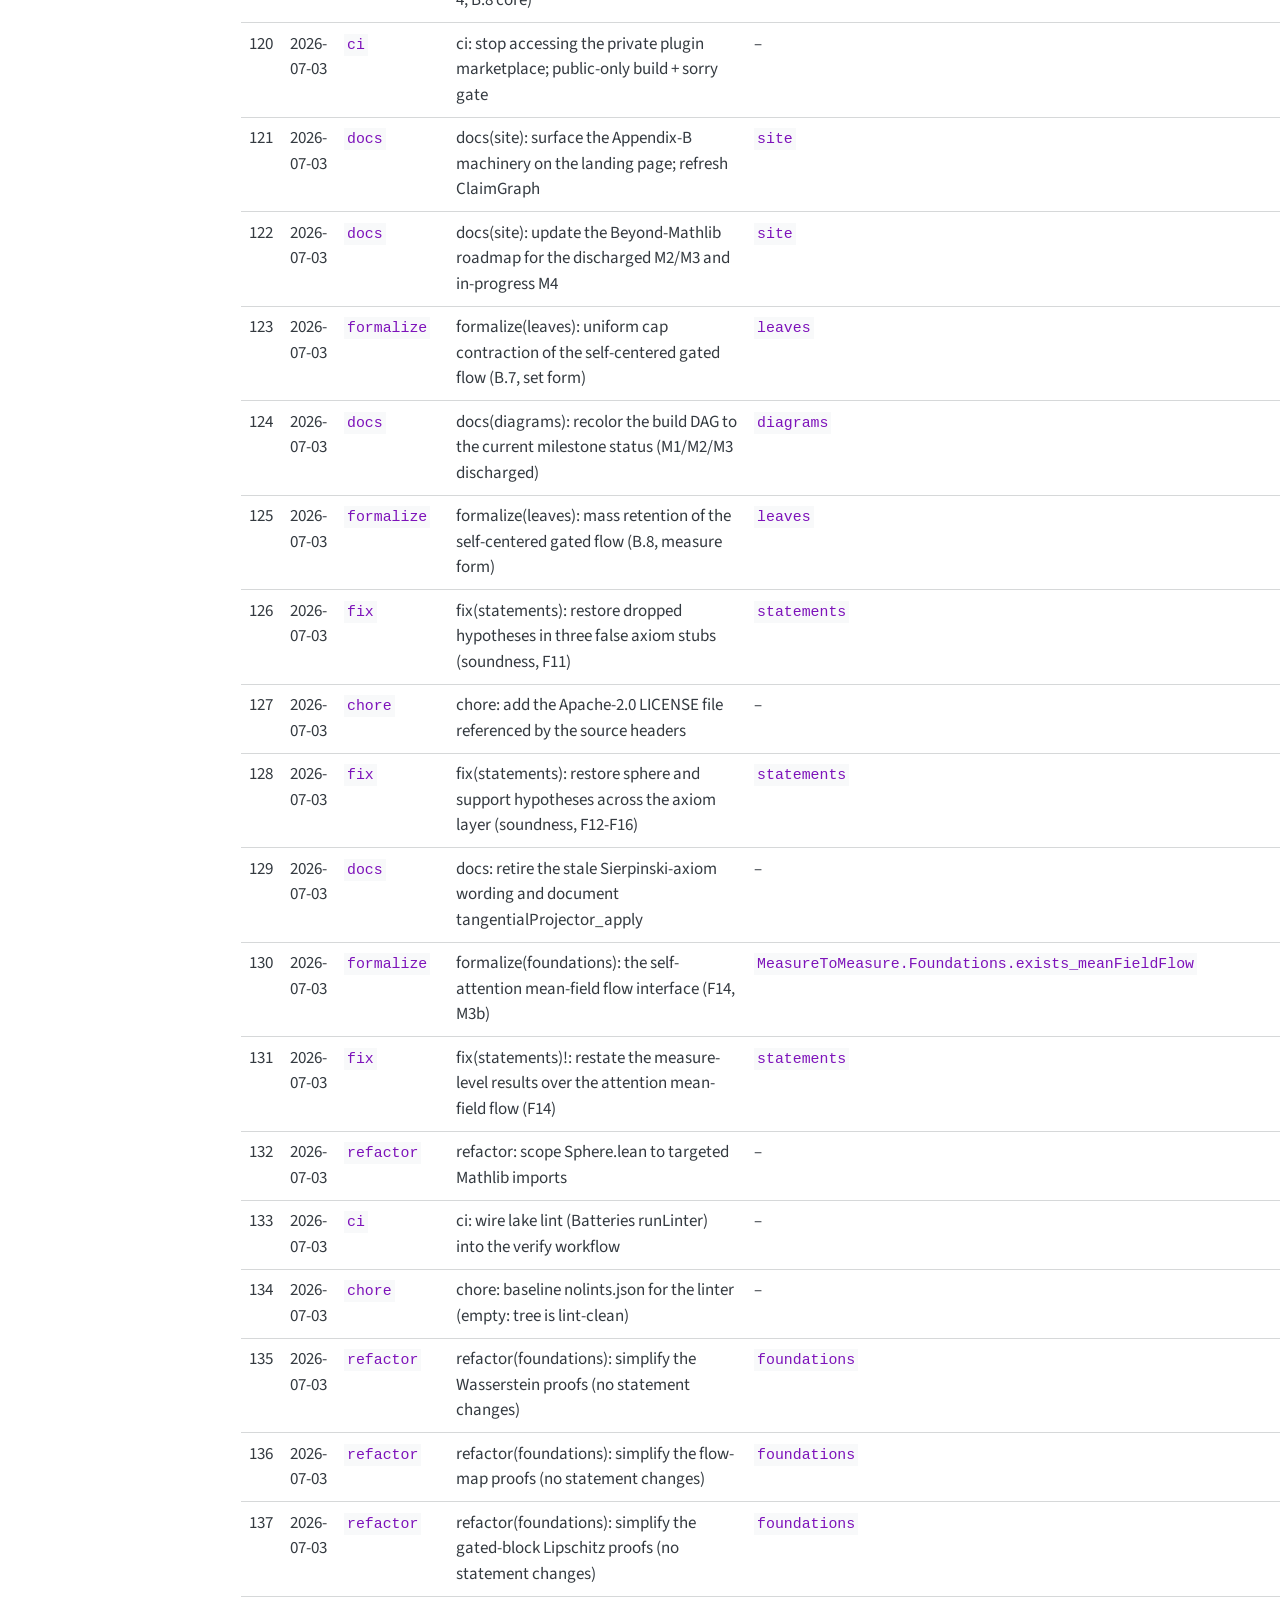
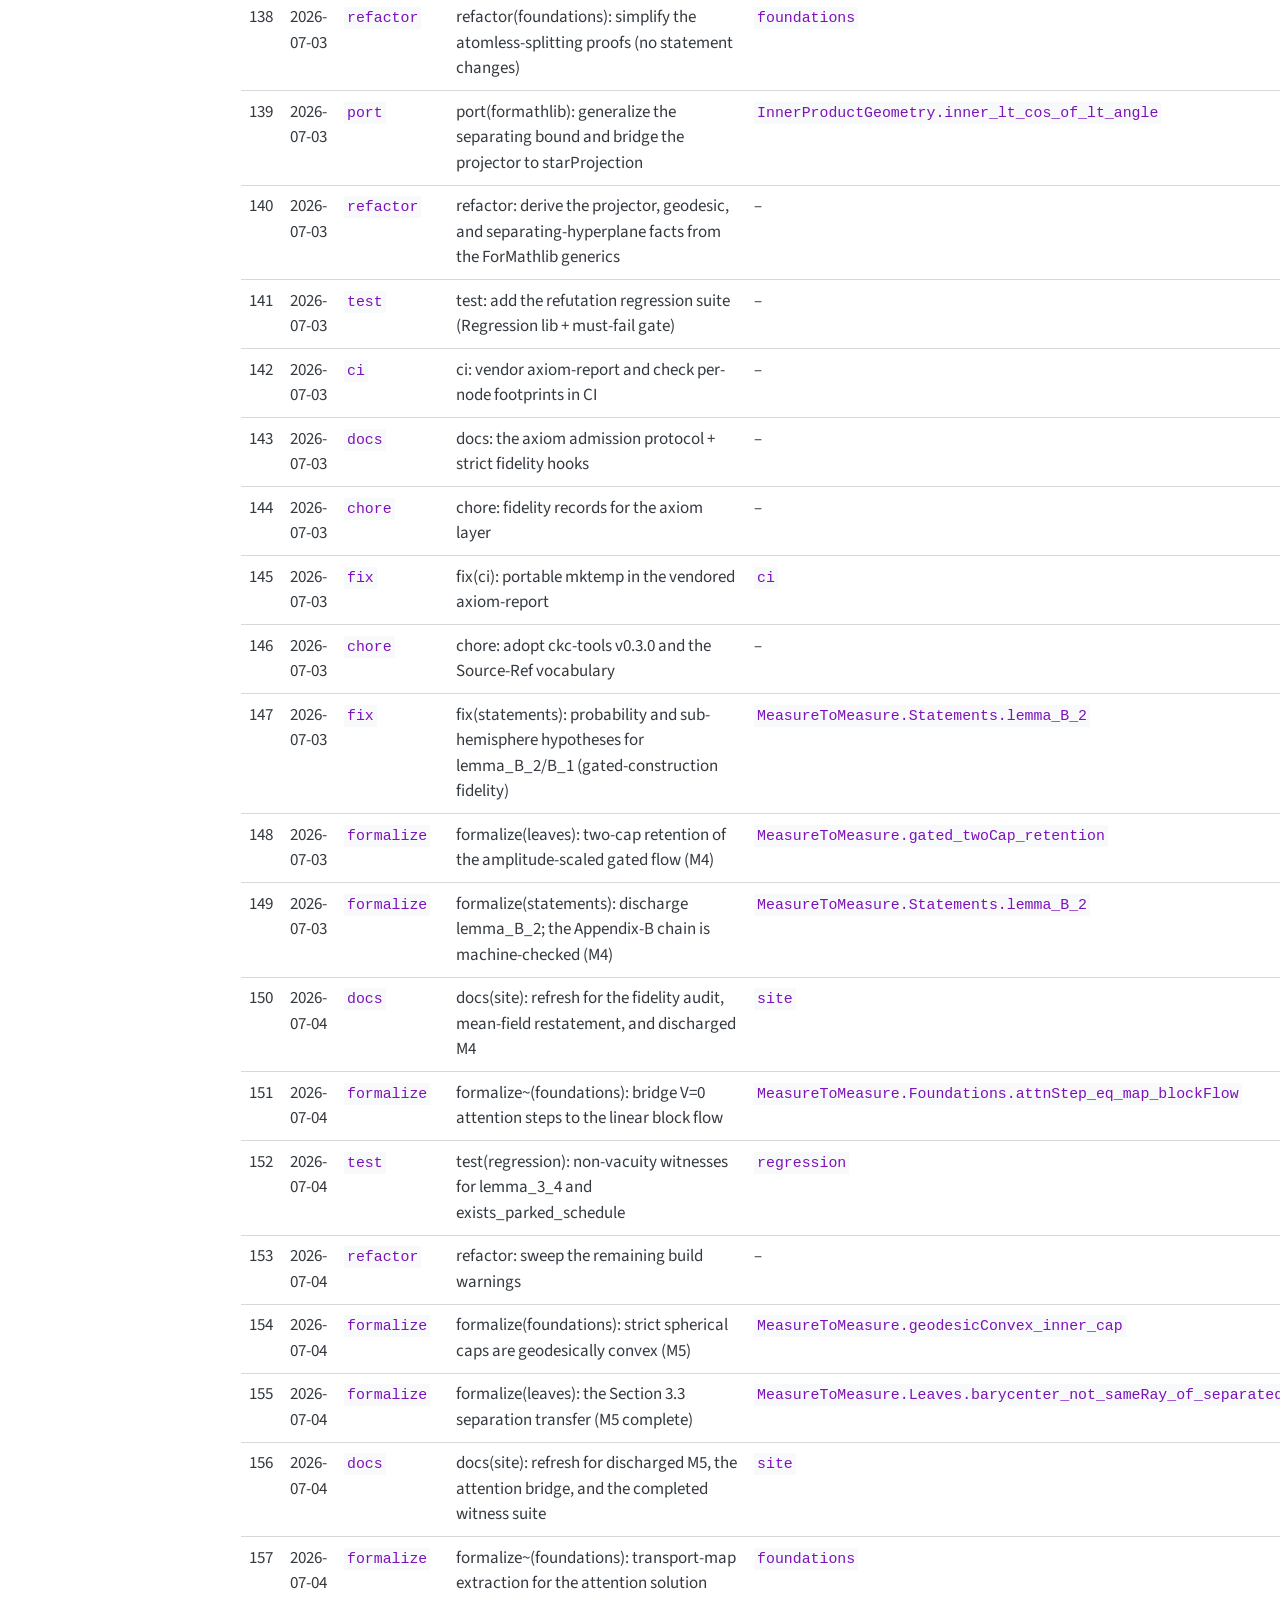
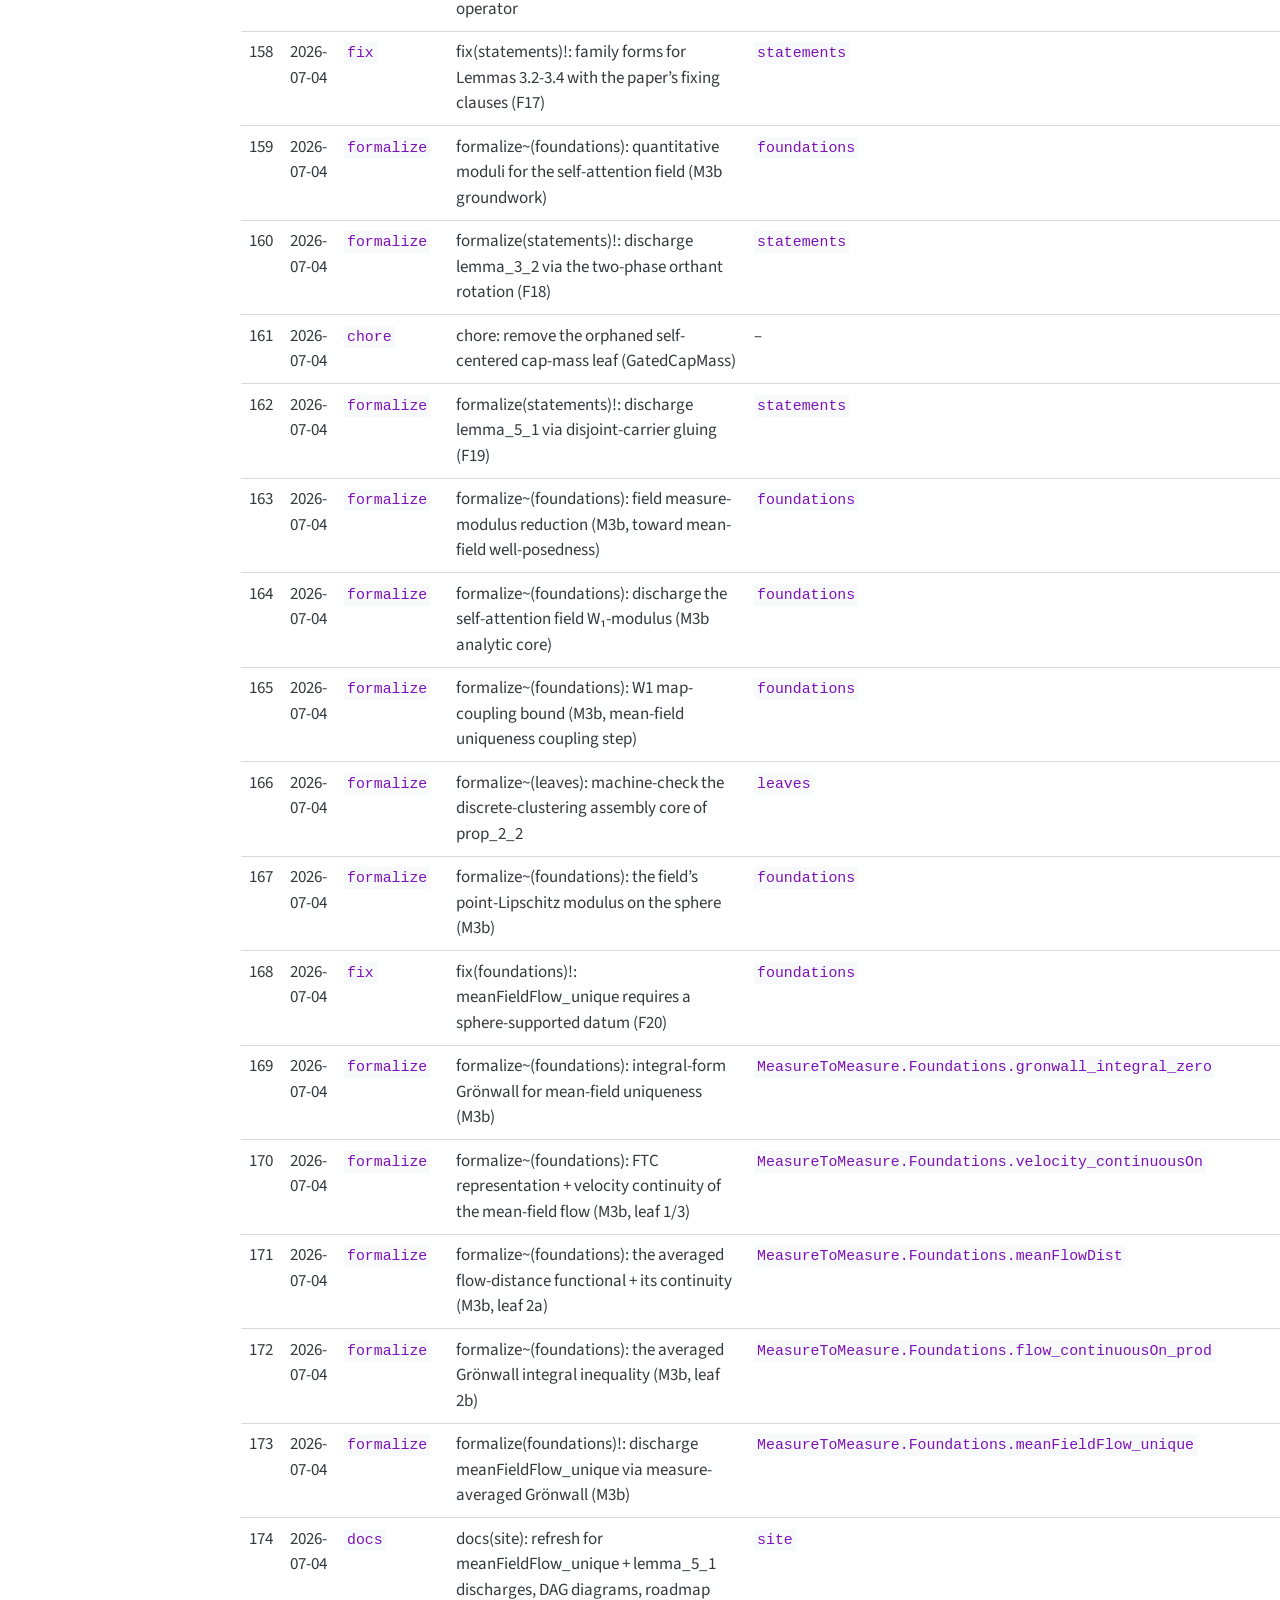
<file: docs/history.html>
<!DOCTYPE html>
<html xmlns="http://www.w3.org/1999/xhtml" lang="en" xml:lang="en"><head>

<meta charset="utf-8">
<meta name="generator" content="quarto-1.7.32">

<meta name="viewport" content="width=device-width, initial-scale=1.0, user-scalable=yes">


<title>History – Measure-to-measure interpolation using Transformers</title>
<style>
code{white-space: pre-wrap;}
span.smallcaps{font-variant: small-caps;}
div.columns{display: flex; gap: min(4vw, 1.5em);}
div.column{flex: auto; overflow-x: auto;}
div.hanging-indent{margin-left: 1.5em; text-indent: -1.5em;}
ul.task-list{list-style: none;}
ul.task-list li input[type="checkbox"] {
  width: 0.8em;
  margin: 0 0.8em 0.2em -1em; /* quarto-specific, see https://github.com/quarto-dev/quarto-cli/issues/4556 */ 
  vertical-align: middle;
}
</style>


<script src="site_libs/quarto-nav/quarto-nav.js"></script>
<script src="site_libs/quarto-nav/headroom.min.js"></script>
<script src="site_libs/clipboard/clipboard.min.js"></script>
<script src="site_libs/quarto-search/autocomplete.umd.js"></script>
<script src="site_libs/quarto-search/fuse.min.js"></script>
<script src="site_libs/quarto-search/quarto-search.js"></script>
<meta name="quarto:offset" content="./">
<script src="site_libs/quarto-html/quarto.js" type="module"></script>
<script src="site_libs/quarto-html/tabsets/tabsets.js" type="module"></script>
<script src="site_libs/quarto-html/popper.min.js"></script>
<script src="site_libs/quarto-html/tippy.umd.min.js"></script>
<script src="site_libs/quarto-html/anchor.min.js"></script>
<link href="site_libs/quarto-html/tippy.css" rel="stylesheet">
<link href="site_libs/quarto-html/quarto-syntax-highlighting-37eea08aefeeee20ff55810ff984fec1.css" rel="stylesheet" id="quarto-text-highlighting-styles">
<script src="site_libs/bootstrap/bootstrap.min.js"></script>
<link href="site_libs/bootstrap/bootstrap-icons.css" rel="stylesheet">
<link href="site_libs/bootstrap/bootstrap-30950e57ca2d683c179b59b95dd53cbb.min.css" rel="stylesheet" append-hash="true" id="quarto-bootstrap" data-mode="light">
<script id="quarto-search-options" type="application/json">{
  "location": "navbar",
  "copy-button": false,
  "collapse-after": 3,
  "panel-placement": "end",
  "type": "overlay",
  "limit": 50,
  "keyboard-shortcut": [
    "f",
    "/",
    "s"
  ],
  "show-item-context": false,
  "language": {
    "search-no-results-text": "No results",
    "search-matching-documents-text": "matching documents",
    "search-copy-link-title": "Copy link to search",
    "search-hide-matches-text": "Hide additional matches",
    "search-more-match-text": "more match in this document",
    "search-more-matches-text": "more matches in this document",
    "search-clear-button-title": "Clear",
    "search-text-placeholder": "",
    "search-detached-cancel-button-title": "Cancel",
    "search-submit-button-title": "Submit",
    "search-label": "Search"
  }
}</script>


<link rel="stylesheet" href="styles/provenance.css">
</head>

<body class="nav-fixed fullcontent quarto-light">

<div id="quarto-search-results"></div>
  <header id="quarto-header" class="headroom fixed-top">
    <nav class="navbar navbar-expand-lg " data-bs-theme="dark">
      <div class="navbar-container container-fluid">
      <div class="navbar-brand-container mx-auto">
    <a class="navbar-brand" href="./index.html">
    <span class="navbar-title">Measure-to-measure interpolation using Transformers</span>
    </a>
  </div>
            <div id="quarto-search" class="" title="Search"></div>
          <button class="navbar-toggler" type="button" data-bs-toggle="collapse" data-bs-target="#navbarCollapse" aria-controls="navbarCollapse" role="menu" aria-expanded="false" aria-label="Toggle navigation" onclick="if (window.quartoToggleHeadroom) { window.quartoToggleHeadroom(); }">
  <span class="navbar-toggler-icon"></span>
</button>
          <div class="collapse navbar-collapse" id="navbarCollapse">
            <ul class="navbar-nav navbar-nav-scroll me-auto">
  <li class="nav-item">
    <a class="nav-link" href="./index.html"> 
<span class="menu-text">Home</span></a>
  </li>  
  <li class="nav-item">
    <a class="nav-link" href="./proofs.html"> 
<span class="menu-text">Blueprint</span></a>
  </li>  
  <li class="nav-item">
    <a class="nav-link" href="./beyond-mathlib.html"> 
<span class="menu-text">Beyond Mathlib</span></a>
  </li>  
  <li class="nav-item">
    <a class="nav-link" href="./experiments.html"> 
<span class="menu-text">Experiments</span></a>
  </li>  
  <li class="nav-item">
    <a class="nav-link" href="./claimgraph.html"> 
<span class="menu-text">Claim graph</span></a>
  </li>  
  <li class="nav-item">
    <a class="nav-link active" href="./history.html" aria-current="page"> 
<span class="menu-text">History</span></a>
  </li>  
  <li class="nav-item">
    <a class="nav-link" href="./about.html"> 
<span class="menu-text">About</span></a>
  </li>  
</ul>
            <ul class="navbar-nav navbar-nav-scroll ms-auto">
  <li class="nav-item compact">
    <a class="nav-link" href="https://github.com/aquemy/measure-to-measure-transformers"> <i class="bi bi-github" role="img" aria-label="GitHub repository">
</i> 
<span class="menu-text"></span></a>
  </li>  
  <li class="nav-item compact">
    <a class="nav-link" href="./blueprint.pdf"> <i class="bi bi-file-pdf" role="img" aria-label="Standalone blueprint PDF">
</i> 
<span class="menu-text"></span></a>
  </li>  
</ul>
          </div> <!-- /navcollapse -->
            <div class="quarto-navbar-tools">
  <a href="" class="quarto-reader-toggle quarto-navigation-tool px-1" onclick="window.quartoToggleReader(); return false;" title="Toggle reader mode">
  <div class="quarto-reader-toggle-btn">
  <i class="bi"></i>
  </div>
</a>
</div>
      </div> <!-- /container-fluid -->
    </nav>
</header>
<!-- content -->
<div id="quarto-content" class="quarto-container page-columns page-rows-contents page-layout-article page-navbar">
<!-- sidebar -->
<!-- margin-sidebar -->
    
<!-- main -->
<main class="content" id="quarto-document-content">

<header id="title-block-header" class="quarto-title-block default">
<div class="quarto-title">
<h1 class="title">History</h1>
<p class="subtitle lead">The knowledge-commit trail that built the graph</p>
</div>



<div class="quarto-title-meta">

    
  
    
  </div>
  


</header>


<p>The formalization was assembled as a sequence of <strong>Conventional Knowledge Commits</strong>: each commit that changes the mathematical state declares what it asserts, what it depends on, and what it closes or breaks. Replaying them in order reconstructs the <a href="./claimgraph.html">claim graph</a> one step at a time. The compact timeline below (a dependency-free SVG generated by <a href="https://github.com/hotherio/claimgraph"><code>claimgraph</code></a>) shows each commit’s effect on the nodes; drag the slider through the history.</p>
<iframe src="history-timeline.html" title="ClaimGraph history timeline" loading="lazy" style="width:100%;height:560px;border:1px solid var(--bs-border-color,#dee2e6);border-radius:6px">
</iframe>
<section id="knowledge-commit-log" class="level2">
<h2 class="anchored" data-anchor-id="knowledge-commit-log">Knowledge-commit log</h2>
<p>The conventional commits that moved the mathematical state, oldest first. <em>Touches</em> lists the claims each commit asserted, closed, or broke (its replay focus); plain chores and merges that carry no knowledge footer do not appear.</p>
<table class="caption-top table">
<colgroup>
<col style="width: 20%">
<col style="width: 20%">
<col style="width: 20%">
<col style="width: 20%">
<col style="width: 20%">
</colgroup>
<thead>
<tr class="header">
<th style="text-align: right;">#</th>
<th>date</th>
<th>type</th>
<th>subject</th>
<th>touches</th>
</tr>
</thead>
<tbody>
<tr class="odd">
<td style="text-align: right;">1</td>
<td>2026-06-30</td>
<td><code>chore</code></td>
<td>chore: bootstrap CKC repo, Lean+Mathlib project, and experiment harness</td>
<td>–</td>
</tr>
<tr class="even">
<td style="text-align: right;">2</td>
<td>2026-06-30</td>
<td><code>review</code></td>
<td>review(coverage): map Mathlib v4.31.0 support and fix the axiom boundary</td>
<td><code>coverage</code></td>
</tr>
<tr class="odd">
<td style="text-align: right;">3</td>
<td>2026-06-30</td>
<td><code>formalize</code></td>
<td>formalize(foundations): tangential projector and geodesic distance from Mathlib</td>
<td><code>MeasureToMeasure.projector_inner_sub_sq</code></td>
</tr>
<tr class="even">
<td style="text-align: right;">4</td>
<td>2026-06-30</td>
<td><code>axiomatize</code></td>
<td>axiomatize~(axioms): introduce the labeled axiom layer for the missing Mathlib theory</td>
<td><code>axioms</code></td>
</tr>
<tr class="odd">
<td style="text-align: right;">5</td>
<td>2026-06-30</td>
<td><code>formalize</code></td>
<td>formalize(leaves): separating-hyperplane bound of Proposition 4.2 Step 1 (L3)</td>
<td><code>MeasureToMeasure.Leaves.separating_hyperplane</code></td>
</tr>
<tr class="even">
<td style="text-align: right;">6</td>
<td>2026-06-30</td>
<td><code>formalize</code></td>
<td>formalize(leaves): ball-chain geometric retention of Lemma B.1 (L9)</td>
<td><code>MeasureToMeasure.Leaves.ball_chain_geom</code></td>
</tr>
<tr class="odd">
<td style="text-align: right;">7</td>
<td>2026-06-30</td>
<td><code>formalize</code></td>
<td>formalize(leaves): Lyapunov derivative and sign of Example 6.1 (L5)</td>
<td><code>MeasureToMeasure.Leaves.lyapunov_hasDerivAt</code></td>
</tr>
<tr class="even">
<td style="text-align: right;">8</td>
<td>2026-06-30</td>
<td><code>docs</code></td>
<td>docs(claims): refresh status cache for the four machine-checked leaves</td>
<td><code>claims</code></td>
</tr>
<tr class="odd">
<td style="text-align: right;">9</td>
<td>2026-06-30</td>
<td><code>formalize</code></td>
<td>formalize(leaves): gate algebra and gate ODE of Lemma B.2 (L2)</td>
<td><code>MeasureToMeasure.Leaves.gate_hasDerivAt_inner</code></td>
</tr>
<tr class="even">
<td style="text-align: right;">10</td>
<td>2026-06-30</td>
<td><code>formalize</code></td>
<td>formalize(leaves): barycenter ODE and strict increase of eq. B.9 (L6)</td>
<td><code>MeasureToMeasure.Leaves.barycenter_hasDerivAt_inner</code></td>
</tr>
<tr class="odd">
<td style="text-align: right;">11</td>
<td>2026-06-30</td>
<td><code>formalize</code></td>
<td>formalize(leaves): pigeonhole step of Lemma 3.4 Part 1 (L10)</td>
<td><code>MeasureToMeasure.Leaves.exists_ne_in_ball</code></td>
</tr>
<tr class="even">
<td style="text-align: right;">12</td>
<td>2026-06-30</td>
<td><code>axiomatize</code></td>
<td>axiomatize~(leaves): linearized optimal-transport bound of Lemma 5.2 (L7)</td>
<td><code>MeasureToMeasure.Leaves.lemma_5_2</code></td>
</tr>
<tr class="odd">
<td style="text-align: right;">13</td>
<td>2026-06-30</td>
<td><code>docs</code></td>
<td>docs(claims): refresh status for leaves L2, L6, L7, L10</td>
<td><code>claims</code></td>
</tr>
<tr class="even">
<td style="text-align: right;">14</td>
<td>2026-06-30</td>
<td><code>formalize</code></td>
<td>formalize(leaves): gradient of geodesic distance along a path (L4)</td>
<td><code>MeasureToMeasure.Leaves.geodesicDist_hasDerivAt</code></td>
</tr>
<tr class="odd">
<td style="text-align: right;">15</td>
<td>2026-06-30</td>
<td><code>docs</code></td>
<td>docs(claims): mark L4 machine-checked and record the leaf scoreboard</td>
<td><code>claims</code></td>
</tr>
<tr class="even">
<td style="text-align: right;">16</td>
<td>2026-06-30</td>
<td><code>experiment</code></td>
<td>experiment(e5): Lyapunov function decreases and theta converges (Example 6.1)</td>
<td><code>e5</code></td>
</tr>
<tr class="odd">
<td style="text-align: right;">17</td>
<td>2026-06-30</td>
<td><code>experiment</code></td>
<td>experiment(e1): gated flow transports mass through overlapping regions (Lemma B.2/B.1)</td>
<td><code>e1</code></td>
</tr>
<tr class="even">
<td style="text-align: right;">18</td>
<td>2026-06-30</td>
<td><code>docs</code></td>
<td>docs(claims): mark experiments E1 and E5 as sci.measured</td>
<td><code>claims</code></td>
</tr>
<tr class="odd">
<td style="text-align: right;">19</td>
<td>2026-06-30</td>
<td><code>experiment</code></td>
<td>experiment(e2): self-attention clusters a hemisphere measure to a point (Proposition 2.1)</td>
<td><code>e2</code></td>
</tr>
<tr class="even">
<td style="text-align: right;">20</td>
<td>2026-06-30</td>
<td><code>experiment</code></td>
<td>experiment(e3): barycenter separation disentangles overlapping supports (Proposition 3.1)</td>
<td><code>e3</code></td>
</tr>
<tr class="odd">
<td style="text-align: right;">21</td>
<td>2026-06-30</td>
<td><code>experiment</code></td>
<td>experiment(e4): gated steering moves the active point and parks the rest (Proposition 4.2)</td>
<td><code>e4</code></td>
</tr>
<tr class="even">
<td style="text-align: right;">22</td>
<td>2026-06-30</td>
<td><code>experiment</code></td>
<td>experiment(e7): a single linear continuity equation cannot separate supports (eq. 1.7)</td>
<td><code>e7</code></td>
</tr>
<tr class="odd">
<td style="text-align: right;">23</td>
<td>2026-06-30</td>
<td><code>experiment</code></td>
<td>experiment(e6): end-to-end disentangle-cluster-match reaches the targets (Theorems 1.1/1.2)</td>
<td><code>e6</code></td>
</tr>
<tr class="even">
<td style="text-align: right;">24</td>
<td>2026-06-30</td>
<td><code>docs</code></td>
<td>docs(claims): mark experiments E2, E3, E4, E6, E7 as sci.measured</td>
<td><code>claims</code></td>
</tr>
<tr class="odd">
<td style="text-align: right;">25</td>
<td>2026-06-30</td>
<td><code>state</code></td>
<td>state(statements): type-correct stubs for Theorems 1.1, 1.2 and Proposition 3.1</td>
<td><code>MeasureToMeasure.Statements.theorem_1_2</code></td>
</tr>
<tr class="even">
<td style="text-align: right;">26</td>
<td>2026-06-30</td>
<td><code>docs</code></td>
<td>docs(blueprint): dependency graph of all ~18 results with Lean refs and status</td>
<td><code>blueprint</code></td>
</tr>
<tr class="odd">
<td style="text-align: right;">27</td>
<td>2026-06-30</td>
<td><code>docs</code></td>
<td>docs(claims): build the ClaimGraph and mark the headline statements open</td>
<td><code>claims</code></td>
</tr>
<tr class="even">
<td style="text-align: right;">28</td>
<td>2026-06-30</td>
<td><code>chore</code></td>
<td>chore: clear placeholder blueprint dir before leanblueprint scaffold</td>
<td>–</td>
</tr>
<tr class="odd">
<td style="text-align: right;">29</td>
<td>2026-06-30</td>
<td><code>docs</code></td>
<td>docs(blueprint): scaffold leanblueprint, build PDF and web, publish to /docs</td>
<td><code>blueprint</code></td>
</tr>
<tr class="even">
<td style="text-align: right;">30</td>
<td>2026-06-30</td>
<td><code>docs</code></td>
<td>docs(blueprint): point web nav links at the canonical Pages URL</td>
<td><code>blueprint</code></td>
</tr>
<tr class="odd">
<td style="text-align: right;">31</td>
<td>2026-06-30</td>
<td><code>docs</code></td>
<td>docs(review): adversarial proof-review of the mid-level lemmas</td>
<td><code>review</code></td>
</tr>
<tr class="even">
<td style="text-align: right;">32</td>
<td>2026-06-30</td>
<td><code>formalize</code></td>
<td>formalize(leaves): disjoint hulls give non-colinear barycenters (L11, closes F2)</td>
<td><code>MeasureToMeasure.Leaves.barycenter_noncolinear_of_disjoint_hull</code></td>
</tr>
<tr class="odd">
<td style="text-align: right;">33</td>
<td>2026-06-30</td>
<td><code>docs</code></td>
<td>docs(claims): regenerate the ClaimGraph after the L11 leaf and proof review</td>
<td><code>claims</code></td>
</tr>
<tr class="even">
<td style="text-align: right;">34</td>
<td>2026-06-30</td>
<td><code>formalize</code></td>
<td>formalize(leaves): general-measure barycenter non-colinearity (closes F2 residual)</td>
<td><code>MeasureToMeasure.Leaves.barycenter_noncolinear_of_disjoint_hull_general</code></td>
</tr>
<tr class="odd">
<td style="text-align: right;">35</td>
<td>2026-06-30</td>
<td><code>formalize</code></td>
<td>formalize(leaves): Markov mass bound via Kantorovich-Rubinstein duality (L8)</td>
<td><code>MeasureToMeasure.Leaves.markov_bound</code></td>
</tr>
<tr class="even">
<td style="text-align: right;">36</td>
<td>2026-06-30</td>
<td><code>formalize</code></td>
<td>formalize(statements): type-correct Lean stubs for the mid-level lemmas</td>
<td><code>MeasureToMeasure.Statements.prop_2_1</code></td>
</tr>
<tr class="odd">
<td style="text-align: right;">37</td>
<td>2026-06-30</td>
<td><code>docs</code></td>
<td>docs: erratum for the B.2 sign error, ledger/registry/blueprint updates, republish</td>
<td>–</td>
</tr>
<tr class="even">
<td style="text-align: right;">38</td>
<td>2026-06-30</td>
<td><code>feat</code></td>
<td>feat(experiments): plotting, trajectory tracing, and provenance in the harness</td>
<td><code>experiments</code></td>
</tr>
<tr class="odd">
<td style="text-align: right;">39</td>
<td>2026-06-30</td>
<td><code>experiment</code></td>
<td>experiment(campaign): add verdict figures, hypotheses, and provenance to E1-E7</td>
<td><code>campaign</code></td>
</tr>
<tr class="even">
<td style="text-align: right;">40</td>
<td>2026-06-30</td>
<td><code>docs</code></td>
<td>docs(workflow): codify the before/prove/after cycle and cross-link experiments to claims</td>
<td><code>workflow</code></td>
</tr>
<tr class="odd">
<td style="text-align: right;">41</td>
<td>2026-06-30</td>
<td><code>docs</code></td>
<td>docs(report): data-driven experiment validation report (HTML + PDF)</td>
<td><code>report</code></td>
</tr>
<tr class="even">
<td style="text-align: right;">42</td>
<td>2026-06-30</td>
<td><code>docs</code></td>
<td>docs(errata): correct the transpose in the Lemma B.2 gate parameter (F1)</td>
<td><code>errata</code></td>
</tr>
<tr class="odd">
<td style="text-align: right;">43</td>
<td>2026-06-30</td>
<td><code>docs</code></td>
<td>docs(blueprint): rich Quarto blueprint with verbatim paper extracts, Lean, and provenance</td>
<td><code>blueprint</code></td>
</tr>
<tr class="even">
<td style="text-align: right;">44</td>
<td>2026-06-30</td>
<td><code>docs</code></td>
<td>docs(site): assemble the rich Quarto website into /docs for classic Pages</td>
<td><code>site</code></td>
</tr>
<tr class="odd">
<td style="text-align: right;">45</td>
<td>2026-06-30</td>
<td><code>axiomatize</code></td>
<td>axiomatize~(dynamics): structural flow algebra to assemble the construction</td>
<td><code>MeasureToMeasure.Axioms.comp</code></td>
</tr>
<tr class="even">
<td style="text-align: right;">46</td>
<td>2026-06-30</td>
<td><code>axiomatize</code></td>
<td>axiomatize~(statements): close the mid-level lemmas; prove the ball-chain bound</td>
<td><code>MeasureToMeasure.Statements.lemma_B_1</code></td>
</tr>
<tr class="odd">
<td style="text-align: right;">47</td>
<td>2026-06-30</td>
<td><code>formalize</code></td>
<td>formalize(main): prove Theorems 1.1 and 1.2 by assembly</td>
<td><code>MeasureToMeasure.Statements.theorem_1_1</code></td>
</tr>
<tr class="even">
<td style="text-align: right;">48</td>
<td>2026-06-30</td>
<td><code>docs</code></td>
<td>docs(ledger): record Phase 7 closure, axiom surface, and refreshed ClaimGraph</td>
<td><code>ledger</code></td>
</tr>
<tr class="odd">
<td style="text-align: right;">49</td>
<td>2026-06-30</td>
<td><code>docs</code></td>
<td>docs(site): republish with Phase 7 statuses (headlines now math.axiomatised)</td>
<td><code>site</code></td>
</tr>
<tr class="even">
<td style="text-align: right;">50</td>
<td>2026-06-30</td>
<td><code>formalize</code></td>
<td>formalize(main): prove Proposition 3.1’s disentanglement packaging</td>
<td><code>MeasureToMeasure.Statements.prop_3_1</code></td>
</tr>
<tr class="odd">
<td style="text-align: right;">51</td>
<td>2026-06-30</td>
<td><code>docs</code></td>
<td>docs(ledger): record Proposition 3.1 proved; refresh ClaimGraph and site</td>
<td><code>ledger</code></td>
</tr>
<tr class="even">
<td style="text-align: right;">52</td>
<td>2026-07-01</td>
<td><code>formalize</code></td>
<td>formalize(statements): prove Proposition 4.1 by induction over Proposition 4.2</td>
<td><code>MeasureToMeasure.Statements.prop_4_1</code></td>
</tr>
<tr class="odd">
<td style="text-align: right;">53</td>
<td>2026-07-01</td>
<td><code>docs</code></td>
<td>docs(ledger): record Proposition 4.1 proved; refresh ClaimGraph and site</td>
<td><code>ledger</code></td>
</tr>
<tr class="even">
<td style="text-align: right;">54</td>
<td>2026-07-01</td>
<td><code>formalize</code></td>
<td>formalize(statements): prove Proposition 2.2 via a probability-measure refactor</td>
<td><code>MeasureToMeasure.Statements.prop_2_2</code></td>
</tr>
<tr class="odd">
<td style="text-align: right;">55</td>
<td>2026-07-01</td>
<td><code>docs</code></td>
<td>docs(ledger): record Proposition 2.2 proved; refresh ClaimGraph and site</td>
<td><code>ledger</code></td>
</tr>
<tr class="even">
<td style="text-align: right;">56</td>
<td>2026-07-01</td>
<td><code>docs</code></td>
<td>docs: add “Beyond Mathlib” de-axiomatization roadmap page</td>
<td>–</td>
</tr>
<tr class="odd">
<td style="text-align: right;">57</td>
<td>2026-07-01</td>
<td><code>formalize</code></td>
<td>formalize(statements): drop unsound hemisphere clause from exists_atomless_partition; re-thread prop_2_2</td>
<td><code>MeasureToMeasure.Statements.exists_atomless_partition</code></td>
</tr>
<tr class="even">
<td style="text-align: right;">58</td>
<td>2026-07-01</td>
<td><code>formalize</code></td>
<td>formalize(foundations): prove exists_atomless_partition from Sierpinski IVT (M8a Step 1)</td>
<td><code>MeasureToMeasure.Foundations.exists_measurableSet_subset_measure_eq</code></td>
</tr>
<tr class="odd">
<td style="text-align: right;">59</td>
<td>2026-07-01</td>
<td><code>fix</code></td>
<td>fix(foundations): require StandardBorelSpace in the Sierpinski IVT axiom (soundness)</td>
<td><code>MeasureToMeasure.Foundations.exists_measurableSet_subset_measure_eq</code></td>
</tr>
<tr class="even">
<td style="text-align: right;">60</td>
<td>2026-07-01</td>
<td><code>formalize</code></td>
<td>formalize(foundations): reduce the Sierpinski IVT to the real line via embeddingReal</td>
<td><code>MeasureToMeasure.Foundations.exists_measurableSet_subset_measure_eq_real</code></td>
</tr>
<tr class="odd">
<td style="text-align: right;">61</td>
<td>2026-07-01</td>
<td><code>formalize</code></td>
<td>formalize(foundations): prove the Sierpinski IVT on R, fully discharging M8a</td>
<td><code>MeasureToMeasure.Foundations.exists_measurableSet_subset_measure_eq_real</code></td>
</tr>
<tr class="even">
<td style="text-align: right;">62</td>
<td>2026-07-01</td>
<td><code>docs</code></td>
<td>docs(ledger): record Sierpinski IVT + atomless splitting proved; refresh ClaimGraph and site</td>
<td><code>ledger</code></td>
</tr>
<tr class="odd">
<td style="text-align: right;">63</td>
<td>2026-07-01</td>
<td><code>formalize</code></td>
<td>formalize(foundations): geodesic convexity on the sphere (M5 foundations)</td>
<td><code>MeasureToMeasure.geodesicConvex_open_hemisphere</code></td>
</tr>
<tr class="even">
<td style="text-align: right;">64</td>
<td>2026-07-01</td>
<td><code>docs</code></td>
<td>docs(ledger): record geodesic-convexity foundations (M5); refresh ClaimGraph and site</td>
<td><code>ledger</code></td>
</tr>
<tr class="odd">
<td style="text-align: right;">65</td>
<td>2026-07-01</td>
<td><code>formalize</code></td>
<td>formalize(leaves): the geodesic hull is geodesically convex (M5 hull bridge)</td>
<td><code>MeasureToMeasure.Leaves.geodesicConvex_geodesicHull</code></td>
</tr>
<tr class="even">
<td style="text-align: right;">66</td>
<td>2026-07-01</td>
<td><code>docs</code></td>
<td>docs(ledger): record geodesic-hull convexity (M5 bridge); refresh ClaimGraph and site</td>
<td><code>ledger</code></td>
</tr>
<tr class="odd">
<td style="text-align: right;">67</td>
<td>2026-07-01</td>
<td><code>formalize</code></td>
<td>formalize(leaves): the geodesic hull is the smallest geodesic-convex set (M5 minimality)</td>
<td><code>MeasureToMeasure.Leaves.geodesicHull_subset_of_geodesicConvex</code></td>
</tr>
<tr class="even">
<td style="text-align: right;">68</td>
<td>2026-07-01</td>
<td><code>docs</code></td>
<td>docs(ledger): record geodesic-hull minimality (M5); refresh ClaimGraph and site</td>
<td><code>ledger</code></td>
</tr>
<tr class="odd">
<td style="text-align: right;">69</td>
<td>2026-07-01</td>
<td><code>docs</code></td>
<td>docs(site): mark M8a done and M5 in progress on the Beyond Mathlib page + build DAG</td>
<td><code>site</code></td>
</tr>
<tr class="even">
<td style="text-align: right;">70</td>
<td>2026-07-01</td>
<td><code>formalize</code></td>
<td>formalize(leaves): separating-hyperplane criterion for hull disjointness (M5)</td>
<td><code>MeasureToMeasure.Leaves.geodesicHull_disjoint_of_separated</code></td>
</tr>
<tr class="odd">
<td style="text-align: right;">71</td>
<td>2026-07-01</td>
<td><code>docs</code></td>
<td>docs(ledger): record hull-disjointness criterion (M5); refresh ClaimGraph and site</td>
<td><code>ledger</code></td>
</tr>
<tr class="even">
<td style="text-align: right;">72</td>
<td>2026-07-01</td>
<td><code>formalize</code></td>
<td>formalize(axioms): define measureFlow as a pushforward, deriving the measure-level flow laws (M3)</td>
<td><code>MeasureToMeasure.Axioms.measureFlow</code></td>
</tr>
<tr class="odd">
<td style="text-align: right;">73</td>
<td>2026-07-01</td>
<td><code>docs</code></td>
<td>docs(ledger): record measureFlow-as-pushforward (M3 slice); refresh ClaimGraph and site</td>
<td><code>ledger</code></td>
</tr>
<tr class="even">
<td style="text-align: right;">74</td>
<td>2026-07-01</td>
<td><code>formalize</code></td>
<td>formalize(axioms): make the schedule type concrete, proving the switch algebra (M3)</td>
<td><code>MeasureToMeasure.Axioms.switches_comp</code></td>
</tr>
<tr class="odd">
<td style="text-align: right;">75</td>
<td>2026-07-01</td>
<td><code>docs</code></td>
<td>docs(ledger): record concrete schedule algebra (M3 slice); refresh ClaimGraph and site</td>
<td><code>ledger</code></td>
</tr>
<tr class="even">
<td style="text-align: right;">76</td>
<td>2026-07-01</td>
<td><code>formalize</code></td>
<td>formalize(foundations): sphere invariance of the layer-normalized flow (M3 Phase 1)</td>
<td><code>MeasureToMeasure.sphere_invariant</code></td>
</tr>
<tr class="odd">
<td style="text-align: right;">77</td>
<td>2026-07-01</td>
<td><code>docs</code></td>
<td>docs(ledger): record sphere invariance (M3 Phase 1); refresh ClaimGraph and site</td>
<td><code>ledger</code></td>
</tr>
<tr class="even">
<td style="text-align: right;">78</td>
<td>2026-07-01</td>
<td><code>formalize</code></td>
<td>formalize(foundations): flow algebra of an autonomous Lipschitz field (M3 Phase 1)</td>
<td><code>MeasureToMeasure.integralCurve_unique</code></td>
</tr>
<tr class="odd">
<td style="text-align: right;">79</td>
<td>2026-07-01</td>
<td><code>docs</code></td>
<td>docs(ledger): record the autonomous-field flow algebra (M3 Phase 1); refresh ClaimGraph and site</td>
<td><code>ledger</code></td>
</tr>
<tr class="even">
<td style="text-align: right;">80</td>
<td>2026-07-01</td>
<td><code>formalize</code></td>
<td>formalize(foundations): couplings and the W1 Kantorovich cost (M2 Phase 0/2 opening)</td>
<td><code>MeasureToMeasure.W1</code></td>
</tr>
<tr class="odd">
<td style="text-align: right;">81</td>
<td>2026-07-01</td>
<td><code>docs</code></td>
<td>docs(ledger): record the W1 coupling foundation (M2 Phase 0/2); refresh ClaimGraph and site</td>
<td><code>ledger</code></td>
</tr>
<tr class="even">
<td style="text-align: right;">82</td>
<td>2026-07-02</td>
<td><code>formalize</code></td>
<td>formalize(foundations): Kantorovich-Rubinstein lower bound for W1 (M2)</td>
<td><code>MeasureToMeasure.lipschitz_integral_sub_le_transportCost</code></td>
</tr>
<tr class="odd">
<td style="text-align: right;">83</td>
<td>2026-07-02</td>
<td><code>docs</code></td>
<td>docs(ledger): record the Kantorovich-Rubinstein W1 bound (M2); refresh ClaimGraph and site</td>
<td><code>ledger</code></td>
</tr>
<tr class="even">
<td style="text-align: right;">84</td>
<td>2026-07-02</td>
<td><code>docs</code></td>
<td>docs(beyond-mathlib): frame re-usability + ForMathlib candidates + axiom-layer consistency</td>
<td><code>beyond-mathlib</code></td>
</tr>
<tr class="odd">
<td style="text-align: right;">85</td>
<td>2026-07-02</td>
<td><code>formalize</code></td>
<td>formalize(foundations): W1 triangle inequality via gluing of couplings (M2)</td>
<td><code>MeasureToMeasure.exists_coupling_transportCost_le</code></td>
</tr>
<tr class="even">
<td style="text-align: right;">86</td>
<td>2026-07-02</td>
<td><code>docs</code></td>
<td>docs(ledger): record the W1 triangle inequality (M2); refresh ClaimGraph and site</td>
<td><code>ledger</code></td>
</tr>
<tr class="odd">
<td style="text-align: right;">87</td>
<td>2026-07-02</td>
<td><code>formalize</code></td>
<td>formalize(foundations): quadratic W2 cost and the map-coupling bound (M2)</td>
<td><code>MeasureToMeasure.sqTransportCost</code></td>
</tr>
<tr class="even">
<td style="text-align: right;">88</td>
<td>2026-07-02</td>
<td><code>docs</code></td>
<td>docs(ledger): record the W2 map-coupling bound (M2); refresh ClaimGraph and site</td>
<td><code>ledger</code></td>
</tr>
<tr class="odd">
<td style="text-align: right;">89</td>
<td>2026-07-02</td>
<td><code>formalize</code></td>
<td>formalize(axioms): discharge the W1 Kantorovich-Rubinstein axiom; Markov bound machine-checked (M2)</td>
<td><code>MeasureToMeasure.Axioms.W1_ge_of_lipschitz</code></td>
</tr>
<tr class="even">
<td style="text-align: right;">90</td>
<td>2026-07-02</td>
<td><code>docs</code></td>
<td>docs(ledger): record the W1 axiom discharge (M2); refresh ClaimGraph and site</td>
<td><code>ledger</code></td>
</tr>
<tr class="odd">
<td style="text-align: right;">91</td>
<td>2026-07-02</td>
<td><code>docs</code></td>
<td>docs(site): remove the 5-10 person-years scale estimate from the Beyond Mathlib page</td>
<td><code>site</code></td>
</tr>
<tr class="even">
<td style="text-align: right;">92</td>
<td>2026-07-02</td>
<td><code>meta</code></td>
<td>meta(ci): add kernel-honesty drift guard (regenerate-and-compare)</td>
<td><code>ci</code></td>
</tr>
<tr class="odd">
<td style="text-align: right;">93</td>
<td>2026-07-02</td>
<td><code>port</code></td>
<td>port(formathlib): stage the spherical-geometry leaves as Mathlib-ready generalizations</td>
<td><code>InnerProductGeometry.tangentialProjector</code></td>
</tr>
<tr class="even">
<td style="text-align: right;">94</td>
<td>2026-07-02</td>
<td><code>docs</code></td>
<td>docs(ledger): restructure RESEARCH.md into the v0.8.0 math-research ledger</td>
<td><code>ledger</code></td>
</tr>
<tr class="odd">
<td style="text-align: right;">95</td>
<td>2026-07-02</td>
<td><code>docs</code></td>
<td>docs(site): spot-check provenance/numerical fidelity; fix em-dashes; regenerate site</td>
<td><code>site</code></td>
</tr>
<tr class="even">
<td style="text-align: right;">96</td>
<td>2026-07-02</td>
<td><code>docs</code></td>
<td>docs(blueprint): add the machine-checked foundations, closing the reconcile coverage gap</td>
<td><code>MeasureToMeasure.Foundations.exists_measurableSet_subset_measure_eq_real</code></td>
</tr>
<tr class="odd">
<td style="text-align: right;">97</td>
<td>2026-07-02</td>
<td><code>formalize</code></td>
<td>formalize(foundations): machine-check the W2 triangle inequality via Minkowski + gluing</td>
<td><code>foundations</code></td>
</tr>
<tr class="even">
<td style="text-align: right;">98</td>
<td>2026-07-02</td>
<td><code>formalize</code></td>
<td>formalize(foundations): machine-check W2 convexity under mixtures</td>
<td><code>foundations</code></td>
</tr>
<tr class="odd">
<td style="text-align: right;">99</td>
<td>2026-07-02</td>
<td><code>fix</code></td>
<td>fix(foundations): disambiguate W2/W1 name collision between Foundations and Axioms</td>
<td><code>foundations</code></td>
</tr>
<tr class="even">
<td style="text-align: right;">100</td>
<td>2026-07-02</td>
<td><code>formalize</code></td>
<td>formalize(foundations): concrete Block + per-block Picard-Lindelof existence (M3)</td>
<td><code>foundations</code></td>
</tr>
<tr class="odd">
<td style="text-align: right;">101</td>
<td>2026-07-02</td>
<td><code>chore</code></td>
<td>chore(audit): add a lake build gate so stale oleans cannot false-green</td>
<td><code>audit</code></td>
</tr>
<tr class="even">
<td style="text-align: right;">102</td>
<td>2026-07-02</td>
<td><code>formalize</code></td>
<td>formalize(foundations): global point flow of a block via gluing (M3)</td>
<td><code>foundations</code></td>
</tr>
<tr class="odd">
<td style="text-align: right;">103</td>
<td>2026-07-02</td>
<td><code>formalize</code></td>
<td>formalize(foundations): the point flow map of a block and its group algebra (M3)</td>
<td><code>foundations</code></td>
</tr>
<tr class="even">
<td style="text-align: right;">104</td>
<td>2026-07-02</td>
<td><code>formalize</code></td>
<td>formalize(foundations): the schedule flow map as a fold over blocks (M3)</td>
<td><code>foundations</code></td>
</tr>
<tr class="odd">
<td style="text-align: right;">105</td>
<td>2026-07-02</td>
<td><code>formalize</code></td>
<td>formalize(foundations): time-reversal of the schedule flow map (M3)</td>
<td><code>foundations</code></td>
</tr>
<tr class="even">
<td style="text-align: right;">106</td>
<td>2026-07-02</td>
<td><code>formalize</code></td>
<td>formalize(axioms): discharge the continuity-equation flow-axiom layer (M3 complete)</td>
<td><code>axioms</code></td>
</tr>
<tr class="odd">
<td style="text-align: right;">107</td>
<td>2026-07-02</td>
<td><code>formalize</code></td>
<td>formalize(foundations): finiteness of W2 for boundedly-supported measures (M2)</td>
<td><code>foundations</code></td>
</tr>
<tr class="even">
<td style="text-align: right;">108</td>
<td>2026-07-02</td>
<td><code>formalize</code></td>
<td>formalize(axioms): discharge the W2 optimal-transport axiom layer (M2 complete)</td>
<td><code>axioms</code></td>
</tr>
<tr class="odd">
<td style="text-align: right;">109</td>
<td>2026-07-02</td>
<td><code>formalize</code></td>
<td>formalize(foundations): measure continuity along a shrinking cap (lemma_B_2 slice 1, M4)</td>
<td><code>foundations</code></td>
</tr>
<tr class="even">
<td style="text-align: right;">110</td>
<td>2026-07-02</td>
<td><code>formalize</code></td>
<td>formalize(foundations): logistic reaching estimate (lemma_B_2 slice 3, the ODE crux)</td>
<td><code>foundations</code></td>
</tr>
<tr class="odd">
<td style="text-align: right;">111</td>
<td>2026-07-03</td>
<td><code>formalize</code></td>
<td>formalize(foundations): reusable Lipschitz infra for the gated cutoff Block (M4 slice 2a)</td>
<td><code>foundations</code></td>
</tr>
<tr class="even">
<td style="text-align: right;">112</td>
<td>2026-07-03</td>
<td><code>formalize</code></td>
<td>formalize(foundations): the gated cutoff Block instantiation (M4 slice 2 complete)</td>
<td><code>foundations</code></td>
</tr>
<tr class="odd">
<td style="text-align: right;">113</td>
<td>2026-07-03</td>
<td><code>fix</code></td>
<td>fix(statements): restrict lemma_B_2 to geodesic balls, not arbitrary sets (M4 fidelity)</td>
<td><code>statements</code></td>
</tr>
<tr class="even">
<td style="text-align: right;">114</td>
<td>2026-07-03</td>
<td><code>formalize</code></td>
<td>formalize(leaves): the gated flow satisfies the logistic gate ODE (M4 discharge step 1)</td>
<td><code>leaves</code></td>
</tr>
<tr class="odd">
<td style="text-align: right;">115</td>
<td>2026-07-03</td>
<td><code>formalize</code></td>
<td>formalize(foundations): strict Cauchy-Schwarz on the sphere (M4 discharge prerequisite)</td>
<td><code>foundations</code></td>
</tr>
<tr class="even">
<td style="text-align: right;">116</td>
<td>2026-07-03</td>
<td><code>docs</code></td>
<td>docs(site): refresh for the M4 gated-Block work; correct the Appendix-B prose</td>
<td><code>site</code></td>
</tr>
<tr class="odd">
<td style="text-align: right;">117</td>
<td>2026-07-03</td>
<td><code>formalize</code></td>
<td>formalize(leaves): the gated flow avoids the poles, so u stays in (-1,1) (M4 discharge step 2)</td>
<td><code>leaves</code></td>
</tr>
<tr class="even">
<td style="text-align: right;">118</td>
<td>2026-07-03</td>
<td><code>formalize</code></td>
<td>formalize(leaves): finite-time reaching of the self-centered gated flow (M4 discharge step 3)</td>
<td><code>leaves</code></td>
</tr>
<tr class="odd">
<td style="text-align: right;">119</td>
<td>2026-07-03</td>
<td><code>formalize</code></td>
<td>formalize(axioms): mass retention under a set-mapping (M4 discharge step 4, B.8 core)</td>
<td><code>axioms</code></td>
</tr>
<tr class="even">
<td style="text-align: right;">120</td>
<td>2026-07-03</td>
<td><code>ci</code></td>
<td>ci: stop accessing the private plugin marketplace; public-only build + sorry gate</td>
<td>–</td>
</tr>
<tr class="odd">
<td style="text-align: right;">121</td>
<td>2026-07-03</td>
<td><code>docs</code></td>
<td>docs(site): surface the Appendix-B machinery on the landing page; refresh ClaimGraph</td>
<td><code>site</code></td>
</tr>
<tr class="even">
<td style="text-align: right;">122</td>
<td>2026-07-03</td>
<td><code>docs</code></td>
<td>docs(site): update the Beyond-Mathlib roadmap for the discharged M2/M3 and in-progress M4</td>
<td><code>site</code></td>
</tr>
<tr class="odd">
<td style="text-align: right;">123</td>
<td>2026-07-03</td>
<td><code>formalize</code></td>
<td>formalize(leaves): uniform cap contraction of the self-centered gated flow (B.7, set form)</td>
<td><code>leaves</code></td>
</tr>
<tr class="even">
<td style="text-align: right;">124</td>
<td>2026-07-03</td>
<td><code>docs</code></td>
<td>docs(diagrams): recolor the build DAG to the current milestone status (M1/M2/M3 discharged)</td>
<td><code>diagrams</code></td>
</tr>
<tr class="odd">
<td style="text-align: right;">125</td>
<td>2026-07-03</td>
<td><code>formalize</code></td>
<td>formalize(leaves): mass retention of the self-centered gated flow (B.8, measure form)</td>
<td><code>leaves</code></td>
</tr>
<tr class="even">
<td style="text-align: right;">126</td>
<td>2026-07-03</td>
<td><code>fix</code></td>
<td>fix(statements): restore dropped hypotheses in three false axiom stubs (soundness, F11)</td>
<td><code>statements</code></td>
</tr>
<tr class="odd">
<td style="text-align: right;">127</td>
<td>2026-07-03</td>
<td><code>chore</code></td>
<td>chore: add the Apache-2.0 LICENSE file referenced by the source headers</td>
<td>–</td>
</tr>
<tr class="even">
<td style="text-align: right;">128</td>
<td>2026-07-03</td>
<td><code>fix</code></td>
<td>fix(statements): restore sphere and support hypotheses across the axiom layer (soundness, F12-F16)</td>
<td><code>statements</code></td>
</tr>
<tr class="odd">
<td style="text-align: right;">129</td>
<td>2026-07-03</td>
<td><code>docs</code></td>
<td>docs: retire the stale Sierpinski-axiom wording and document tangentialProjector_apply</td>
<td>–</td>
</tr>
<tr class="even">
<td style="text-align: right;">130</td>
<td>2026-07-03</td>
<td><code>formalize</code></td>
<td>formalize(foundations): the self-attention mean-field flow interface (F14, M3b)</td>
<td><code>MeasureToMeasure.Foundations.exists_meanFieldFlow</code></td>
</tr>
<tr class="odd">
<td style="text-align: right;">131</td>
<td>2026-07-03</td>
<td><code>fix</code></td>
<td>fix(statements)!: restate the measure-level results over the attention mean-field flow (F14)</td>
<td><code>statements</code></td>
</tr>
<tr class="even">
<td style="text-align: right;">132</td>
<td>2026-07-03</td>
<td><code>refactor</code></td>
<td>refactor: scope Sphere.lean to targeted Mathlib imports</td>
<td>–</td>
</tr>
<tr class="odd">
<td style="text-align: right;">133</td>
<td>2026-07-03</td>
<td><code>ci</code></td>
<td>ci: wire lake lint (Batteries runLinter) into the verify workflow</td>
<td>–</td>
</tr>
<tr class="even">
<td style="text-align: right;">134</td>
<td>2026-07-03</td>
<td><code>chore</code></td>
<td>chore: baseline nolints.json for the linter (empty: tree is lint-clean)</td>
<td>–</td>
</tr>
<tr class="odd">
<td style="text-align: right;">135</td>
<td>2026-07-03</td>
<td><code>refactor</code></td>
<td>refactor(foundations): simplify the Wasserstein proofs (no statement changes)</td>
<td><code>foundations</code></td>
</tr>
<tr class="even">
<td style="text-align: right;">136</td>
<td>2026-07-03</td>
<td><code>refactor</code></td>
<td>refactor(foundations): simplify the flow-map proofs (no statement changes)</td>
<td><code>foundations</code></td>
</tr>
<tr class="odd">
<td style="text-align: right;">137</td>
<td>2026-07-03</td>
<td><code>refactor</code></td>
<td>refactor(foundations): simplify the gated-block Lipschitz proofs (no statement changes)</td>
<td><code>foundations</code></td>
</tr>
<tr class="even">
<td style="text-align: right;">138</td>
<td>2026-07-03</td>
<td><code>refactor</code></td>
<td>refactor(foundations): simplify the atomless-splitting proofs (no statement changes)</td>
<td><code>foundations</code></td>
</tr>
<tr class="odd">
<td style="text-align: right;">139</td>
<td>2026-07-03</td>
<td><code>port</code></td>
<td>port(formathlib): generalize the separating bound and bridge the projector to starProjection</td>
<td><code>InnerProductGeometry.inner_lt_cos_of_lt_angle</code></td>
</tr>
<tr class="even">
<td style="text-align: right;">140</td>
<td>2026-07-03</td>
<td><code>refactor</code></td>
<td>refactor: derive the projector, geodesic, and separating-hyperplane facts from the ForMathlib generics</td>
<td>–</td>
</tr>
<tr class="odd">
<td style="text-align: right;">141</td>
<td>2026-07-03</td>
<td><code>test</code></td>
<td>test: add the refutation regression suite (Regression lib + must-fail gate)</td>
<td>–</td>
</tr>
<tr class="even">
<td style="text-align: right;">142</td>
<td>2026-07-03</td>
<td><code>ci</code></td>
<td>ci: vendor axiom-report and check per-node footprints in CI</td>
<td>–</td>
</tr>
<tr class="odd">
<td style="text-align: right;">143</td>
<td>2026-07-03</td>
<td><code>docs</code></td>
<td>docs: the axiom admission protocol + strict fidelity hooks</td>
<td>–</td>
</tr>
<tr class="even">
<td style="text-align: right;">144</td>
<td>2026-07-03</td>
<td><code>chore</code></td>
<td>chore: fidelity records for the axiom layer</td>
<td>–</td>
</tr>
<tr class="odd">
<td style="text-align: right;">145</td>
<td>2026-07-03</td>
<td><code>fix</code></td>
<td>fix(ci): portable mktemp in the vendored axiom-report</td>
<td><code>ci</code></td>
</tr>
<tr class="even">
<td style="text-align: right;">146</td>
<td>2026-07-03</td>
<td><code>chore</code></td>
<td>chore: adopt ckc-tools v0.3.0 and the Source-Ref vocabulary</td>
<td>–</td>
</tr>
<tr class="odd">
<td style="text-align: right;">147</td>
<td>2026-07-03</td>
<td><code>fix</code></td>
<td>fix(statements): probability and sub-hemisphere hypotheses for lemma_B_2/B_1 (gated-construction fidelity)</td>
<td><code>MeasureToMeasure.Statements.lemma_B_2</code></td>
</tr>
<tr class="even">
<td style="text-align: right;">148</td>
<td>2026-07-03</td>
<td><code>formalize</code></td>
<td>formalize(leaves): two-cap retention of the amplitude-scaled gated flow (M4)</td>
<td><code>MeasureToMeasure.gated_twoCap_retention</code></td>
</tr>
<tr class="odd">
<td style="text-align: right;">149</td>
<td>2026-07-03</td>
<td><code>formalize</code></td>
<td>formalize(statements): discharge lemma_B_2; the Appendix-B chain is machine-checked (M4)</td>
<td><code>MeasureToMeasure.Statements.lemma_B_2</code></td>
</tr>
<tr class="even">
<td style="text-align: right;">150</td>
<td>2026-07-04</td>
<td><code>docs</code></td>
<td>docs(site): refresh for the fidelity audit, mean-field restatement, and discharged M4</td>
<td><code>site</code></td>
</tr>
<tr class="odd">
<td style="text-align: right;">151</td>
<td>2026-07-04</td>
<td><code>formalize</code></td>
<td>formalize~(foundations): bridge V=0 attention steps to the linear block flow</td>
<td><code>MeasureToMeasure.Foundations.attnStep_eq_map_blockFlow</code></td>
</tr>
<tr class="even">
<td style="text-align: right;">152</td>
<td>2026-07-04</td>
<td><code>test</code></td>
<td>test(regression): non-vacuity witnesses for lemma_3_4 and exists_parked_schedule</td>
<td><code>regression</code></td>
</tr>
<tr class="odd">
<td style="text-align: right;">153</td>
<td>2026-07-04</td>
<td><code>refactor</code></td>
<td>refactor: sweep the remaining build warnings</td>
<td>–</td>
</tr>
<tr class="even">
<td style="text-align: right;">154</td>
<td>2026-07-04</td>
<td><code>formalize</code></td>
<td>formalize(foundations): strict spherical caps are geodesically convex (M5)</td>
<td><code>MeasureToMeasure.geodesicConvex_inner_cap</code></td>
</tr>
<tr class="odd">
<td style="text-align: right;">155</td>
<td>2026-07-04</td>
<td><code>formalize</code></td>
<td>formalize(leaves): the Section 3.3 separation transfer (M5 complete)</td>
<td><code>MeasureToMeasure.Leaves.barycenter_not_sameRay_of_separated_balls</code></td>
</tr>
<tr class="even">
<td style="text-align: right;">156</td>
<td>2026-07-04</td>
<td><code>docs</code></td>
<td>docs(site): refresh for discharged M5, the attention bridge, and the completed witness suite</td>
<td><code>site</code></td>
</tr>
<tr class="odd">
<td style="text-align: right;">157</td>
<td>2026-07-04</td>
<td><code>formalize</code></td>
<td>formalize~(foundations): transport-map extraction for the attention solution operator</td>
<td><code>foundations</code></td>
</tr>
<tr class="even">
<td style="text-align: right;">158</td>
<td>2026-07-04</td>
<td><code>fix</code></td>
<td>fix(statements)!: family forms for Lemmas 3.2-3.4 with the paper’s fixing clauses (F17)</td>
<td><code>statements</code></td>
</tr>
<tr class="odd">
<td style="text-align: right;">159</td>
<td>2026-07-04</td>
<td><code>formalize</code></td>
<td>formalize~(foundations): quantitative moduli for the self-attention field (M3b groundwork)</td>
<td><code>foundations</code></td>
</tr>
<tr class="even">
<td style="text-align: right;">160</td>
<td>2026-07-04</td>
<td><code>formalize</code></td>
<td>formalize(statements)!: discharge lemma_3_2 via the two-phase orthant rotation (F18)</td>
<td><code>statements</code></td>
</tr>
<tr class="odd">
<td style="text-align: right;">161</td>
<td>2026-07-04</td>
<td><code>chore</code></td>
<td>chore: remove the orphaned self-centered cap-mass leaf (GatedCapMass)</td>
<td>–</td>
</tr>
<tr class="even">
<td style="text-align: right;">162</td>
<td>2026-07-04</td>
<td><code>formalize</code></td>
<td>formalize(statements)!: discharge lemma_5_1 via disjoint-carrier gluing (F19)</td>
<td><code>statements</code></td>
</tr>
<tr class="odd">
<td style="text-align: right;">163</td>
<td>2026-07-04</td>
<td><code>formalize</code></td>
<td>formalize~(foundations): field measure-modulus reduction (M3b, toward mean-field well-posedness)</td>
<td><code>foundations</code></td>
</tr>
<tr class="even">
<td style="text-align: right;">164</td>
<td>2026-07-04</td>
<td><code>formalize</code></td>
<td>formalize~(foundations): discharge the self-attention field W₁-modulus (M3b analytic core)</td>
<td><code>foundations</code></td>
</tr>
<tr class="odd">
<td style="text-align: right;">165</td>
<td>2026-07-04</td>
<td><code>formalize</code></td>
<td>formalize~(foundations): W1 map-coupling bound (M3b, mean-field uniqueness coupling step)</td>
<td><code>foundations</code></td>
</tr>
<tr class="even">
<td style="text-align: right;">166</td>
<td>2026-07-04</td>
<td><code>formalize</code></td>
<td>formalize~(leaves): machine-check the discrete-clustering assembly core of prop_2_2</td>
<td><code>leaves</code></td>
</tr>
<tr class="odd">
<td style="text-align: right;">167</td>
<td>2026-07-04</td>
<td><code>formalize</code></td>
<td>formalize~(foundations): the field’s point-Lipschitz modulus on the sphere (M3b)</td>
<td><code>foundations</code></td>
</tr>
<tr class="even">
<td style="text-align: right;">168</td>
<td>2026-07-04</td>
<td><code>fix</code></td>
<td>fix(foundations)!: meanFieldFlow_unique requires a sphere-supported datum (F20)</td>
<td><code>foundations</code></td>
</tr>
<tr class="odd">
<td style="text-align: right;">169</td>
<td>2026-07-04</td>
<td><code>formalize</code></td>
<td>formalize~(foundations): integral-form Grönwall for mean-field uniqueness (M3b)</td>
<td><code>MeasureToMeasure.Foundations.gronwall_integral_zero</code></td>
</tr>
<tr class="even">
<td style="text-align: right;">170</td>
<td>2026-07-04</td>
<td><code>formalize</code></td>
<td>formalize~(foundations): FTC representation + velocity continuity of the mean-field flow (M3b, leaf 1/3)</td>
<td><code>MeasureToMeasure.Foundations.velocity_continuousOn</code></td>
</tr>
<tr class="odd">
<td style="text-align: right;">171</td>
<td>2026-07-04</td>
<td><code>formalize</code></td>
<td>formalize~(foundations): the averaged flow-distance functional + its continuity (M3b, leaf 2a)</td>
<td><code>MeasureToMeasure.Foundations.meanFlowDist</code></td>
</tr>
<tr class="even">
<td style="text-align: right;">172</td>
<td>2026-07-04</td>
<td><code>formalize</code></td>
<td>formalize~(foundations): the averaged Grönwall integral inequality (M3b, leaf 2b)</td>
<td><code>MeasureToMeasure.Foundations.flow_continuousOn_prod</code></td>
</tr>
<tr class="odd">
<td style="text-align: right;">173</td>
<td>2026-07-04</td>
<td><code>formalize</code></td>
<td>formalize(foundations)!: discharge meanFieldFlow_unique via measure-averaged Grönwall (M3b)</td>
<td><code>MeasureToMeasure.Foundations.meanFieldFlow_unique</code></td>
</tr>
<tr class="even">
<td style="text-align: right;">174</td>
<td>2026-07-04</td>
<td><code>docs</code></td>
<td>docs(site): refresh for meanFieldFlow_unique + lemma_5_1 discharges, DAG diagrams, roadmap</td>
<td><code>site</code></td>
</tr>
<tr class="odd">
<td style="text-align: right;">175</td>
<td>2026-07-05</td>
<td><code>formalize</code></td>
<td>formalize(leaves): barycenter of a flowed measure is the flow-averaged input (L1)</td>
<td><code>leaves</code></td>
</tr>
<tr class="even">
<td style="text-align: right;">176</td>
<td>2026-07-05</td>
<td><code>formalize</code></td>
<td>formalize(leaves): a gated block fixes every point off its cap (L2)</td>
<td><code>leaves</code></td>
</tr>
<tr class="odd">
<td style="text-align: right;">177</td>
<td>2026-07-05</td>
<td><code>formalize</code></td>
<td>formalize(leaves): the barycenter-separation pigeonhole of Lemma 3.4 Part 1 (L3a)</td>
<td><code>leaves</code></td>
</tr>
<tr class="even">
<td style="text-align: right;">178</td>
<td>2026-07-05</td>
<td><code>docs</code></td>
<td>docs(site): mark M7 partial (5.1 ✓) and M8b in-progress (§3.4 skeleton) in the build DAG</td>
<td><code>site</code></td>
</tr>
<tr class="odd">
<td style="text-align: right;">179</td>
<td>2026-07-05</td>
<td><code>formalize</code></td>
<td>formalize(leaves): distinct measures differ on some closed ball (L3-ball, Besicovitch)</td>
<td><code>leaves</code></td>
</tr>
<tr class="even">
<td style="text-align: right;">180</td>
<td>2026-07-05</td>
<td><code>formalize</code></td>
<td>formalize(leaves): the barycenter is W₁-continuous (L3-wcont, Kantorovich–Rubinstein)</td>
<td><code>leaves</code></td>
</tr>
<tr class="odd">
<td style="text-align: right;">181</td>
<td>2026-07-05</td>
<td><code>formalize</code></td>
<td>formalize(leaves): single-block collapse displacement bound (L3-collapse-1)</td>
<td><code>leaves</code></td>
</tr>
<tr class="even">
<td style="text-align: right;">182</td>
<td>2026-07-05</td>
<td><code>formalize</code></td>
<td>formalize(leaves): the rim annulus carries vanishing mass (L3-collapse-2)</td>
<td><code>leaves</code></td>
</tr>
<tr class="odd">
<td style="text-align: right;">183</td>
<td>2026-07-05</td>
<td><code>formalize</code></td>
<td>formalize(leaves): the W₂ collapse bound (L3-collapse-3, capstone)</td>
<td><code>leaves</code></td>
</tr>
<tr class="even">
<td style="text-align: right;">184</td>
<td>2026-07-05</td>
<td><code>formalize</code></td>
<td>formalize(leaves): <code>W₁ ≤ W₂</code> for probability measures (assembly tail)</td>
<td><code>leaves</code></td>
</tr>
<tr class="odd">
<td style="text-align: right;">185</td>
<td>2026-07-05</td>
<td><code>formalize</code></td>
<td>formalize(leaves): the non-self-centered gated reach (Lemma 3.4 Part 1, Path I crux)</td>
<td><code>leaves</code></td>
</tr>
<tr class="even">
<td style="text-align: right;">186</td>
<td>2026-07-05</td>
<td><code>formalize</code></td>
<td>formalize(leaves): barycenter of the non-self-centered collapse (Lemma 3.4 Part 1)</td>
<td><code>leaves</code></td>
</tr>
<tr class="odd">
<td style="text-align: right;">187</td>
<td>2026-07-05</td>
<td><code>formalize</code></td>
<td>formalize(leaves): a tight gate cap lies inside the carrier (Lemma 3.4 Part 1)</td>
<td><code>leaves</code></td>
</tr>
<tr class="even">
<td style="text-align: right;">188</td>
<td>2026-07-05</td>
<td><code>formalize</code></td>
<td>formalize(leaves): off-center collapse displacement bound (Lemma 3.4 Part 1)</td>
<td><code>leaves</code></td>
</tr>
<tr class="odd">
<td style="text-align: right;">189</td>
<td>2026-07-05</td>
<td><code>formalize</code></td>
<td>formalize(leaves): non-self-centered W₂ collapse bound (Lemma 3.4 Part 1)</td>
<td><code>leaves</code></td>
</tr>
<tr class="even">
<td style="text-align: right;">190</td>
<td>2026-07-05</td>
<td><code>formalize</code></td>
<td>formalize(leaves): mass-gap ball centred in a co-null target set (Lemma 3.4 Part 1)</td>
<td><code>leaves</code></td>
</tr>
<tr class="odd">
<td style="text-align: right;">191</td>
<td>2026-07-05</td>
<td><code>formalize</code></td>
<td>formalize(leaves): mass-gap cap inside the carrier (Lemma 3.4 Part 1)</td>
<td><code>leaves</code></td>
</tr>
<tr class="even">
<td style="text-align: right;">192</td>
<td>2026-07-05</td>
<td><code>formalize</code></td>
<td>formalize(leaves): spherical-cap pigeonhole for the collapse pole (Lemma 3.4 Part 1)</td>
<td><code>leaves</code></td>
</tr>
<tr class="odd">
<td style="text-align: right;">193</td>
<td>2026-07-05</td>
<td><code>formalize</code></td>
<td>formalize(leaves): distinct measures force 2 ≤ d (Lemma 3.4 Part 1)</td>
<td><code>leaves</code></td>
</tr>
<tr class="even">
<td style="text-align: right;">194</td>
<td>2026-07-05</td>
<td><code>formalize</code></td>
<td>formalize(leaves): grand-assembly infrastructure — block stacking, pole geometry, W₂ gap (Lemma 3.4 Part 1)</td>
<td><code>leaves</code></td>
</tr>
<tr class="odd">
<td style="text-align: right;">195</td>
<td>2026-07-05</td>
<td><code>formalize</code></td>
<td>formalize(statements): discharge lemma_3_4_part1 via the mass-gap cap collapse (App. B.3, 11→10)</td>
<td><code>statements</code></td>
</tr>
<tr class="even">
<td style="text-align: right;">196</td>
<td>2026-07-05</td>
<td><code>docs</code></td>
<td>docs(site): refresh for lemma_3_4_part1 discharge (11 → 10 axioms)</td>
<td><code>site</code></td>
</tr>
<tr class="odd">
<td style="text-align: right;">197</td>
<td>2026-07-06</td>
<td><code>formalize</code></td>
<td>formalize~(foundations): P(sphere) is a compact, complete metric space (M3b existence, leaf E1)</td>
<td><code>MeasureToMeasure.instCompleteSpaceLevyProkhorovSphere</code></td>
</tr>
<tr class="even">
<td style="text-align: right;">198</td>
<td>2026-07-06</td>
<td><code>formalize</code></td>
<td>formalize~(foundations): frozen-field tangency + sphere bound for mean-field existence (M3b, leaf E2-groundwork)</td>
<td><code>MeasureToMeasure.Foundations.norm_rawField_le_onSphere</code></td>
</tr>
<tr class="odd">
<td style="text-align: right;">199</td>
<td>2026-07-06</td>
<td><code>formalize</code></td>
<td>formalize~(foundations): radial retraction onto the closed unit ball is 1-Lipschitz (M3b existence, leaf E2a-1)</td>
<td><code>MeasureToMeasure.lipschitzWith_ballProj</code></td>
</tr>
<tr class="even">
<td style="text-align: right;">200</td>
<td>2026-07-06</td>
<td><code>formalize</code></td>
<td>formalize~(foundations): ball-tamed raw attention field is globally bounded + Lipschitz (M3b existence, leaf E2a-2)</td>
<td><code>MeasureToMeasure.Foundations.norm_rawFieldBall_sub_le</code></td>
</tr>
<tr class="odd">
<td style="text-align: right;">201</td>
<td>2026-07-06</td>
<td><code>formalize</code></td>
<td>formalize~(foundations): tangential projector with a varying argument is bounded + Lipschitz on the ball (M3b existence, leaf E2a-3)</td>
<td><code>MeasureToMeasure.norm_tangentialProjector_comp_sub_le_onBall</code></td>
</tr>
<tr class="even">
<td style="text-align: right;">202</td>
<td>2026-07-06</td>
<td><code>formalize</code></td>
<td>formalize~(foundations): the frozen attention field is a genuine well-posed Block (M3b existence, leaf E2a-4)</td>
<td><code>MeasureToMeasure.Foundations.frozenBlock</code></td>
</tr>
<tr class="odd">
<td style="text-align: right;">203</td>
<td>2026-07-06</td>
<td><code>formalize</code></td>
<td>formalize~(foundations): the frozen-field characteristic flow, solving the mean-field ODE on the sphere (M3b existence, leaf E2b)</td>
<td><code>MeasureToMeasure.Foundations.frozenFlow_hasDerivAt_field</code></td>
</tr>
<tr class="even">
<td style="text-align: right;">204</td>
<td>2026-07-06</td>
<td><code>ci</code></td>
<td>ci: cross-check blueprint declarations with leanblueprint checkdecls</td>
<td>–</td>
</tr>
<tr class="odd">
<td style="text-align: right;">205</td>
<td>2026-07-06</td>
<td><code>fix</code></td>
<td>fix(ci): commit blueprint/lean_decls instead of regenerating it in CI</td>
<td><code>ci</code></td>
</tr>
<tr class="even">
<td style="text-align: right;">206</td>
<td>2026-07-06</td>
<td><code>formalize</code></td>
<td>formalize~(foundations): the sphere subtype-measure bridge (M3b existence, leaf S1)</td>
<td><code>MeasureToMeasure.sphereProbEquiv</code></td>
</tr>
<tr class="odd">
<td style="text-align: right;">207</td>
<td>2026-07-06</td>
<td><code>formalize</code></td>
<td>formalize~(foundations): W1 is finite on sphere-supported probability measures (M3b existence, leaf S2a)</td>
<td><code>MeasureToMeasure.W1_ne_top_of_sphere_supported</code></td>
</tr>
<tr class="even">
<td style="text-align: right;">208</td>
<td>2026-07-06</td>
<td><code>formalize</code></td>
<td>formalize~(foundations): the W1 pseudometric on sphere-supported probability measures (M3b existence, leaf S2)</td>
<td><code>MeasureToMeasure.instPseudoMetricSpaceSphereProb</code></td>
</tr>
<tr class="odd">
<td style="text-align: right;">209</td>
<td>2026-07-06</td>
<td><code>formalize</code></td>
<td>formalize~(foundations): Kantorovich-Rubinstein estimate on SphereProb, the easy W1-&gt;weak direction (M3b existence, leaf S3a)</td>
<td><code>MeasureToMeasure.SphereProb.abs_integral_sub_le_dist</code></td>
</tr>
<tr class="even">
<td style="text-align: right;">210</td>
<td>2026-07-06</td>
<td><code>formalize</code></td>
<td>formalize~(foundations): W1 map-coupling and mixture tools, the primal upper-bound layer (M3b existence, leaf S3b-i)</td>
<td><code>MeasureToMeasure.W1_map_le</code></td>
</tr>
<tr class="odd">
<td style="text-align: right;">211</td>
<td>2026-07-06</td>
<td><code>formalize</code></td>
<td>formalize~(foundations): W₁ rounding-approximation bound (M3b existence, leaf S3b-ii)</td>
<td><code>MeasureToMeasure.W1_map_le_of_ae_edist_le</code></td>
</tr>
<tr class="even">
<td style="text-align: right;">212</td>
<td>2026-07-06</td>
<td><code>formalize</code></td>
<td>formalize~(foundations): W₁ ≤ 2·TV on the sphere via the min-coupling (M3b existence, leaf S3b-iii)</td>
<td><code>MeasureToMeasure.W1_le_two_mul_tv</code></td>
</tr>
<tr class="odd">
<td style="text-align: right;">213</td>
<td>2026-07-06</td>
<td><code>formalize</code></td>
<td>formalize~(foundations): finite μ-null-frontier ball cover of the sphere (M3b existence, leaf S3b-iv-cover)</td>
<td><code>MeasureToMeasure.exists_finite_null_frontier_ball_cover</code></td>
</tr>
<tr class="even">
<td style="text-align: right;">214</td>
<td>2026-07-06</td>
<td><code>formalize</code></td>
<td>formalize~(foundations): measurable finite ε-rounding of the sphere (M3b existence, leaf S3b-iv-round)</td>
<td><code>MeasureToMeasure.exists_finite_rounding</code></td>
</tr>
<tr class="odd">
<td style="text-align: right;">215</td>
<td>2026-07-06</td>
<td><code>formalize</code></td>
<td>formalize~(foundations): discrete total-variation lower bound (M3b existence, leaf S3b-iv-tv)</td>
<td><code>MeasureToMeasure.sum_min_le_inf_univ</code></td>
</tr>
<tr class="even">
<td style="text-align: right;">216</td>
<td>2026-07-06</td>
<td><code>formalize</code></td>
<td>formalize~(foundations): pushforward contracts total variation (M3b existence, leaf S3b-iv-tvmap)</td>
<td><code>MeasureToMeasure.tv_map_le</code></td>
</tr>
<tr class="odd">
<td style="text-align: right;">217</td>
<td>2026-07-06</td>
<td><code>formalize</code></td>
<td>formalize~(foundations): expose sel + cell null-frontiers in the rounding map (M3b existence, leaf S3b-iv-round-sel)</td>
<td><code>MeasureToMeasure.exists_finite_rounding</code></td>
</tr>
<tr class="even">
<td style="text-align: right;">218</td>
<td>2026-07-06</td>
<td><code>formalize</code></td>
<td>formalize~(foundations): cell total variation → 0 under weak convergence (M3b existence, leaf S3b-iv-glue-tv)</td>
<td><code>MeasureToMeasure.tendsto_residual_map_sel</code></td>
</tr>
<tr class="odd">
<td style="text-align: right;">219</td>
<td>2026-07-06</td>
<td><code>formalize</code></td>
<td>formalize~(foundations): weak convergence ⇒ W₁ convergence on the sphere — the crux (M3b existence, leaf S3b-iv-glue)</td>
<td><code>MeasureToMeasure.tendsto_W1_of_tendsto</code></td>
</tr>
<tr class="even">
<td style="text-align: right;">220</td>
<td>2026-07-06</td>
<td><code>formalize</code></td>
<td>formalize~(foundations): probability measures on the sphere are sequentially compact (M3b existence, leaf S4a)</td>
<td><code>MeasureToMeasure.exists_subseq_tendsto_probabilityMeasure_sphere</code></td>
</tr>
<tr class="odd">
<td style="text-align: right;">221</td>
<td>2026-07-06</td>
<td><code>formalize</code></td>
<td>formalize~(foundations): the W₁ space of sphere-supported probabilities is complete (M3b existence, leaf S4)</td>
<td><code>MeasureToMeasure.instCompleteSpaceSphereProb</code></td>
</tr>
<tr class="even">
<td style="text-align: right;">222</td>
<td>2026-07-07</td>
<td><code>chore</code></td>
<td>chore(claims): reconcile stale claims.toml status against the kernel (D1-D3, D9)</td>
<td><code>claims</code></td>
</tr>
<tr class="odd">
<td style="text-align: right;">223</td>
<td>2026-07-07</td>
<td><code>docs</code></td>
<td>docs(status): refresh blueprint tags, site partials, and the RESEARCH.md ledger against the kernel (D4-D8, D10)</td>
<td><code>status</code></td>
</tr>
<tr class="even">
<td style="text-align: right;">224</td>
<td>2026-07-07</td>
<td><code>refactor</code></td>
<td>refactor(foundations): dedupe the W1 diameter bound and drop dead hypotheses (S1, S3)</td>
<td><code>foundations</code></td>
</tr>
<tr class="odd">
<td style="text-align: right;">225</td>
<td>2026-07-07</td>
<td><code>refactor</code></td>
<td>refactor(foundations): make the Eucl d tangential projector an abbrev for the ForMathlib generic (S4)</td>
<td><code>foundations</code></td>
</tr>
<tr class="even">
<td style="text-align: right;">226</td>
<td>2026-07-07</td>
<td><code>docs</code></td>
<td>docs(leaves): cross-reference the four non-colinearity leaves as distinct, not duplicate (S2)</td>
<td><code>leaves</code></td>
</tr>
<tr class="odd">
<td style="text-align: right;">227</td>
<td>2026-07-07</td>
<td><code>refactor</code></td>
<td>refactor(leaves): delete dead gate_pos_iff, inline three single-use helpers (S6)</td>
<td><code>leaves</code></td>
</tr>
<tr class="even">
<td style="text-align: right;">228</td>
<td>2026-07-07</td>
<td><code>docs</code></td>
<td>docs(foundations): banner the M3b-existence staging cluster against reachability audits (S5)</td>
<td><code>foundations</code></td>
</tr>
<tr class="odd">
<td style="text-align: right;">229</td>
<td>2026-07-07</td>
<td><code>port</code></td>
<td>port(formathlib): stage the closed-unit-ball metric projection (Part 3, ranked #1)</td>
<td><code>formathlib</code></td>
</tr>
<tr class="even">
<td style="text-align: right;">230</td>
<td>2026-07-07</td>
<td><code>port</code></td>
<td>port(formathlib): stage Sierpinski’s atomless intermediate-value theorem (Part 3, ranked #2)</td>
<td><code>formathlib</code></td>
</tr>
<tr class="odd">
<td style="text-align: right;">231</td>
<td>2026-07-07</td>
<td><code>port</code></td>
<td>port(formathlib): stage the measure-infimum total-variation tools (Part 3, ranked #3)</td>
<td><code>formathlib</code></td>
</tr>
<tr class="even">
<td style="text-align: right;">232</td>
<td>2026-07-07</td>
<td><code>port</code></td>
<td>port(formathlib): stage the nontrivial-normed-space pigeonhole fact (Part 3, ranked #4)</td>
<td><code>formathlib</code></td>
</tr>
<tr class="odd">
<td style="text-align: right;">233</td>
<td>2026-07-07</td>
<td><code>docs</code></td>
<td>docs(formathlib): reconcile the sibling-import claim and close the linter-readiness box</td>
<td><code>formathlib</code></td>
</tr>
<tr class="even">
<td style="text-align: right;">234</td>
<td>2026-07-07</td>
<td><code>docs</code></td>
<td>docs(leaves): fix two more stale axiom references D8 missed (MarkovBound, FlowStack)</td>
<td><code>leaves</code></td>
</tr>
<tr class="odd">
<td style="text-align: right;">235</td>
<td>2026-07-08</td>
<td><code>formalize</code></td>
<td>formalize~(foundations): SphereProb d is a genuine MetricSpace, not just a pseudometric (M3b existence, leaf S2b)</td>
<td><code>foundations</code></td>
</tr>
<tr class="even">
<td style="text-align: right;">236</td>
<td>2026-07-08</td>
<td><code>formalize</code></td>
<td>formalize~(foundations): the Bielecki-weighted metric on C([0,T], SphereProb d) (M3b existence, leaf E3a)</td>
<td><code>foundations</code></td>
</tr>
<tr class="odd">
<td style="text-align: right;">237</td>
<td>2026-07-08</td>
<td><code>formalize</code></td>
<td>formalize~(foundations): package bieleckiDist as a genuine MetricSpace + CompleteSpace instance (M3b existence, leaf E3b)</td>
<td><code>foundations</code></td>
</tr>
<tr class="even">
<td style="text-align: right;">238</td>
<td>2026-07-08</td>
<td><code>formalize</code></td>
<td>formalize~(foundations): lift the field’s measure-Lipschitz modulus off the sphere, globally (M3b existence, leaf E3c)</td>
<td><code>foundations</code></td>
</tr>
<tr class="odd">
<td style="text-align: right;">239</td>
<td>2026-07-08</td>
<td><code>formalize</code></td>
<td>formalize~(foundations): continuity in time of the field along a trajectory (M3b existence, leaf E3d)</td>
<td><code>foundations</code></td>
</tr>
<tr class="even">
<td style="text-align: right;">240</td>
<td>2026-07-08</td>
<td><code>formalize</code></td>
<td>formalize~(foundations): Picard-Lindelöf for the field along a candidate trajectory (M3b existence, leaf E3e)</td>
<td><code>foundations</code></td>
</tr>
<tr class="odd">
<td style="text-align: right;">241</td>
<td>2026-07-08</td>
<td><code>formalize</code></td>
<td>formalize~(foundations): sphere invariance of the trajectory-composed integral curve (M3b existence, leaf E3f)</td>
<td><code>foundations</code></td>
</tr>
<tr class="even">
<td style="text-align: right;">242</td>
<td>2026-07-08</td>
<td><code>formalize</code></td>
<td>formalize~(foundations): the trajectory-composed point flow, and its sphere invariance (M3b existence, leaf E3g)</td>
<td><code>foundations</code></td>
</tr>
<tr class="odd">
<td style="text-align: right;">243</td>
<td>2026-07-08</td>
<td><code>formalize</code></td>
<td>formalize~(foundations): the trajectory-flow pushforward map, sphere-supported and measurable (M3b existence, leaf E3h)</td>
<td><code>foundations</code></td>
</tr>
<tr class="even">
<td style="text-align: right;">244</td>
<td>2026-07-08</td>
<td><code>formalize</code></td>
<td>formalize~(foundations): the self-consistency step map, continuous in time (M3b existence, leaf E3i)</td>
<td><code>foundations</code></td>
</tr>
<tr class="odd">
<td style="text-align: right;">245</td>
<td>2026-07-08</td>
<td><code>formalize</code></td>
<td>formalize~(foundations): the FTC representation of the trajectory-composed flow (M3b existence, leaf E3j)</td>
<td><code>foundations</code></td>
</tr>
<tr class="even">
<td style="text-align: right;">246</td>
<td>2026-07-08</td>
<td><code>formalize</code></td>
<td>formalize~(foundations): a Grönwall bound comparing the self-consistency map at two trial trajectories (M3b existence, leaf E3k)</td>
<td><code>foundations</code></td>
</tr>
<tr class="odd">
<td style="text-align: right;">247</td>
<td>2026-07-08</td>
<td><code>formalize</code></td>
<td>formalize~(foundations): the genuine McKean-Vlasov contraction estimate via a from-scratch variable-forcing Grönwall (M3b existence, leaf E3l)</td>
<td><code>foundations</code></td>
</tr>
<tr class="even">
<td style="text-align: right;">248</td>
<td>2026-07-08</td>
<td><code>formalize</code></td>
<td>formalize~(foundations): transfer the McKean-Vlasov contraction to the bieleckiDist level (M3b existence, leaf E3m)</td>
<td><code>foundations</code></td>
</tr>
<tr class="odd">
<td style="text-align: right;">249</td>
<td>2026-07-08</td>
<td><code>formalize</code></td>
<td>formalize~(foundations): the self-consistency map has a fixed point, existence of the McKean-Vlasov trajectory (M3b existence, leaf E3n)</td>
<td><code>foundations</code></td>
</tr>
<tr class="even">
<td style="text-align: right;">250</td>
<td>2026-07-08</td>
<td><code>formalize</code></td>
<td>formalize~(foundations): the padded trajectory flow has genuine HasDerivAt at every t in [0,T] (M3b existence, leaf E3o)</td>
<td><code>foundations</code></td>
</tr>
<tr class="odd">
<td style="text-align: right;">251</td>
<td>2026-07-08</td>
<td><code>formalize</code></td>
<td>formalize~(foundations): injectivity on the sphere and the fixed-point self-consistency identity (M3b existence, leaf E3p)</td>
<td><code>foundations</code></td>
</tr>
<tr class="even">
<td style="text-align: right;">252</td>
<td>2026-07-08</td>
<td><code>formalize</code></td>
<td>formalize~(foundations): surjectivity on the sphere via a backward Picard-Lindelof flow (M3b existence, leaf E3q)</td>
<td><code>foundations</code></td>
</tr>
<tr class="odd">
<td style="text-align: right;">253</td>
<td>2026-07-09</td>
<td><code>formalize</code></td>
<td>formalize~(foundations): discharge exists_meanFieldFlow, the McKean-Vlasov mean-field flow existence axiom (M3b existence campaign close, leaf E3r)</td>
<td><code>foundations</code></td>
</tr>
<tr class="even">
<td style="text-align: right;">254</td>
<td>2026-07-09</td>
<td><code>formalize</code></td>
<td>formalize~(leaves): a quantitative boundary point for a colinear-but-unequal barycenter pair (lemma_3_4_part2, leaf 1)</td>
<td><code>leaves</code></td>
</tr>
<tr class="odd">
<td style="text-align: right;">255</td>
<td>2026-07-09</td>
<td><code>formalize</code></td>
<td>formalize~(leaves): a uniform O(τ²) Taylor remainder for the barycenter-alignment flow (lemma_3_4_part2, leaf 2) (#176)</td>
<td><code>leaves</code></td>
</tr>
<tr class="even">
<td style="text-align: right;">256</td>
<td>2026-07-09</td>
<td><code>formalize</code></td>
<td>formalize~(leaves): the orthant hypothesis makes leaf 1’s boundary-point gap double-sided (lemma_3_4_part2, leaf 3) (#177)</td>
<td><code>leaves</code></td>
</tr>
<tr class="odd">
<td style="text-align: right;">257</td>
<td>2026-07-09</td>
<td><code>formalize</code></td>
<td>formalize~(leaves): the local perturbative divergence formula for two barycenter-alignment flows (lemma_3_4_part2, leaf 4) (#178)</td>
<td><code>leaves</code></td>
</tr>
<tr class="even">
<td style="text-align: right;">258</td>
<td>2026-07-09</td>
<td><code>formalize</code></td>
<td>formalize~(leaves): an extremal boundary point carrying the same double-sided gap (lemma_3_4_part2, leaf 5) (#179)</td>
<td><code>leaves</code></td>
</tr>
<tr class="odd">
<td style="text-align: right;">259</td>
<td>2026-07-09</td>
<td><code>formalize</code></td>
<td>formalize~(leaves): the mean-field parking primitive (exists_parked_schedule, leaf 1) (#181)</td>
<td><code>leaves</code></td>
</tr>
<tr class="even">
<td style="text-align: right;">260</td>
<td>2026-07-10</td>
<td><code>formalize</code></td>
<td>formalize~(leaves): elementary gathering convergence, no Hartman-Grobman needed (prop_4_2, leaf 1) (#183)</td>
<td><code>leaves</code></td>
</tr>
<tr class="odd">
<td style="text-align: right;">261</td>
<td>2026-07-10</td>
<td><code>formalize</code></td>
<td>formalize~(leaves): generic direction with atomless scalar projection (prop_2_2, Step A) (#185)</td>
<td><code>leaves</code></td>
</tr>
<tr class="even">
<td style="text-align: right;">262</td>
<td>2026-07-10</td>
<td><code>formalize</code></td>
<td>formalize~(leaves): exact threshold extraction via IVT on a continuous CDF (prop_2_2, Step B) (#187)</td>
<td><code>leaves</code></td>
</tr>
<tr class="odd">
<td style="text-align: right;">263</td>
<td>2026-07-10</td>
<td><code>formalize</code></td>
<td>formalize~(leaves): spherical slabs are connected for d&gt;=3 (prop_2_2, Step C) (#189)</td>
<td><code>leaves</code></td>
</tr>
<tr class="even">
<td style="text-align: right;">264</td>
<td>2026-07-10</td>
<td><code>formalize</code></td>
<td>formalize~(leaves): assemble the connected-prescribed-mass partition (prop_2_2, final assembly) (#191)</td>
<td><code>leaves</code></td>
</tr>
<tr class="odd">
<td style="text-align: right;">265</td>
<td>2026-07-11</td>
<td><code>formalize</code></td>
<td>formalize~(leaves): gated flow localized to the ball’s own center (lemma_B_1/B_2 union-form step 1) (#193)</td>
<td><code>leaves</code></td>
</tr>
<tr class="even">
<td style="text-align: right;">266</td>
<td>2026-07-11</td>
<td><code>formalize</code></td>
<td>formalize~(leaves): localized-gate two-cap retention, faithful to paper’s Lemma B.2 (union-form step 1) (#195)</td>
<td><code>MeasureToMeasure.Leaves.gated_twoCap_retention_localized</code></td>
</tr>
<tr class="odd">
<td style="text-align: right;">267</td>
<td>2026-07-11</td>
<td><code>formalize</code></td>
<td>formalize~(leaves): union-tracking ball-chain retention, faithful to paper’s Lemma B.1 (union-form step 2) (#197)</td>
<td><code>MeasureToMeasure.Leaves.gated_chainUnion_retention</code></td>
</tr>
<tr class="even">
<td style="text-align: right;">268</td>
<td>2026-07-11</td>
<td><code>formalize</code></td>
<td>formalize~(leaves): a shared target ball’s mass survives a later leg’s own gated push (union-form step 3a) (#199)</td>
<td><code>MeasureToMeasure.Leaves.scaledGatedBlock_z0_target_preserved</code></td>
</tr>
<tr class="odd">
<td style="text-align: right;">269</td>
<td>2026-07-11</td>
<td><code>formalize</code></td>
<td>formalize~(leaves): strengthen scaledGatedBlock_z0_target_preserved to a strict conclusion (union-form step 3b) (#200)</td>
<td><code>MeasureToMeasure.Leaves.scaledGatedBlock_z0_target_preserved</code></td>
</tr>
<tr class="even">
<td style="text-align: right;">270</td>
<td>2026-07-11</td>
<td><code>formalize</code></td>
<td>formalize~(leaves): several disjoint balls converging on a shared target (union-form step 3c) (#202)</td>
<td><code>MeasureToMeasure.Leaves.gated_star_retention</code></td>
</tr>
<tr class="odd">
<td style="text-align: right;">271</td>
<td>2026-07-11</td>
<td><code>formalize</code></td>
<td>formalize~(leaves): several disjoint linear chains compose simultaneously (union-form step 3d) (#204)</td>
<td><code>MeasureToMeasure.Leaves.gated_chainForest_retention</code></td>
</tr>
<tr class="even">
<td style="text-align: right;">272</td>
<td>2026-07-11</td>
<td><code>formalize</code></td>
<td>formalize~(leaves): several disjoint multi-leg chains converge on a shared target (union-form step 3e) (#206)</td>
<td><code>MeasureToMeasure.Leaves.gated_forest_to_target_retention</code></td>
</tr>
<tr class="odd">
<td style="text-align: right;">273</td>
<td>2026-07-11</td>
<td><code>formalize</code></td>
<td>formalize~(leaves): concentrated mass near a point bounds W2 to the Dirac there (prop_2_2 Stage 5) (#208)</td>
<td><code>MeasureToMeasure.W2_dirac_le_of_geodesicBall_mass</code></td>
</tr>
<tr class="even">
<td style="text-align: right;">274</td>
<td>2026-07-11</td>
<td><code>formalize</code></td>
<td>formalize~(leaves): two discrete measures on the same points are W2-close when weights are close (prop_2_2 Stage 1 reframe) (#210)</td>
<td><code>MeasureToMeasure.W2_diracSum_le_of_weight_diff</code></td>
</tr>
<tr class="odd">
<td style="text-align: right;">275</td>
<td>2026-07-12</td>
<td><code>fix</code></td>
<td>fix(statements)!: prop_2_2 requires targets within the geodesic convex hull of the input support (F21) (#211)</td>
<td><code>statements</code></td>
</tr>
</tbody>
</table>


</section>

</main> <!-- /main -->
<script id="quarto-html-after-body" type="application/javascript">
  window.document.addEventListener("DOMContentLoaded", function (event) {
    const icon = "";
    const anchorJS = new window.AnchorJS();
    anchorJS.options = {
      placement: 'right',
      icon: icon
    };
    anchorJS.add('.anchored');
    const isCodeAnnotation = (el) => {
      for (const clz of el.classList) {
        if (clz.startsWith('code-annotation-')) {                     
          return true;
        }
      }
      return false;
    }
    const onCopySuccess = function(e) {
      // button target
      const button = e.trigger;
      // don't keep focus
      button.blur();
      // flash "checked"
      button.classList.add('code-copy-button-checked');
      var currentTitle = button.getAttribute("title");
      button.setAttribute("title", "Copied!");
      let tooltip;
      if (window.bootstrap) {
        button.setAttribute("data-bs-toggle", "tooltip");
        button.setAttribute("data-bs-placement", "left");
        button.setAttribute("data-bs-title", "Copied!");
        tooltip = new bootstrap.Tooltip(button, 
          { trigger: "manual", 
            customClass: "code-copy-button-tooltip",
            offset: [0, -8]});
        tooltip.show();    
      }
      setTimeout(function() {
        if (tooltip) {
          tooltip.hide();
          button.removeAttribute("data-bs-title");
          button.removeAttribute("data-bs-toggle");
          button.removeAttribute("data-bs-placement");
        }
        button.setAttribute("title", currentTitle);
        button.classList.remove('code-copy-button-checked');
      }, 1000);
      // clear code selection
      e.clearSelection();
    }
    const getTextToCopy = function(trigger) {
        const codeEl = trigger.previousElementSibling.cloneNode(true);
        for (const childEl of codeEl.children) {
          if (isCodeAnnotation(childEl)) {
            childEl.remove();
          }
        }
        return codeEl.innerText;
    }
    const clipboard = new window.ClipboardJS('.code-copy-button:not([data-in-quarto-modal])', {
      text: getTextToCopy
    });
    clipboard.on('success', onCopySuccess);
    if (window.document.getElementById('quarto-embedded-source-code-modal')) {
      const clipboardModal = new window.ClipboardJS('.code-copy-button[data-in-quarto-modal]', {
        text: getTextToCopy,
        container: window.document.getElementById('quarto-embedded-source-code-modal')
      });
      clipboardModal.on('success', onCopySuccess);
    }
      var localhostRegex = new RegExp(/^(?:http|https):\/\/localhost\:?[0-9]*\//);
      var mailtoRegex = new RegExp(/^mailto:/);
        var filterRegex = new RegExp('/' + window.location.host + '/');
      var isInternal = (href) => {
          return filterRegex.test(href) || localhostRegex.test(href) || mailtoRegex.test(href);
      }
      // Inspect non-navigation links and adorn them if external
     var links = window.document.querySelectorAll('a[href]:not(.nav-link):not(.navbar-brand):not(.toc-action):not(.sidebar-link):not(.sidebar-item-toggle):not(.pagination-link):not(.no-external):not([aria-hidden]):not(.dropdown-item):not(.quarto-navigation-tool):not(.about-link)');
      for (var i=0; i<links.length; i++) {
        const link = links[i];
        if (!isInternal(link.href)) {
          // undo the damage that might have been done by quarto-nav.js in the case of
          // links that we want to consider external
          if (link.dataset.originalHref !== undefined) {
            link.href = link.dataset.originalHref;
          }
        }
      }
    function tippyHover(el, contentFn, onTriggerFn, onUntriggerFn) {
      const config = {
        allowHTML: true,
        maxWidth: 500,
        delay: 100,
        arrow: false,
        appendTo: function(el) {
            return el.parentElement;
        },
        interactive: true,
        interactiveBorder: 10,
        theme: 'quarto',
        placement: 'bottom-start',
      };
      if (contentFn) {
        config.content = contentFn;
      }
      if (onTriggerFn) {
        config.onTrigger = onTriggerFn;
      }
      if (onUntriggerFn) {
        config.onUntrigger = onUntriggerFn;
      }
      window.tippy(el, config); 
    }
    const noterefs = window.document.querySelectorAll('a[role="doc-noteref"]');
    for (var i=0; i<noterefs.length; i++) {
      const ref = noterefs[i];
      tippyHover(ref, function() {
        // use id or data attribute instead here
        let href = ref.getAttribute('data-footnote-href') || ref.getAttribute('href');
        try { href = new URL(href).hash; } catch {}
        const id = href.replace(/^#\/?/, "");
        const note = window.document.getElementById(id);
        if (note) {
          return note.innerHTML;
        } else {
          return "";
        }
      });
    }
    const xrefs = window.document.querySelectorAll('a.quarto-xref');
    const processXRef = (id, note) => {
      // Strip column container classes
      const stripColumnClz = (el) => {
        el.classList.remove("page-full", "page-columns");
        if (el.children) {
          for (const child of el.children) {
            stripColumnClz(child);
          }
        }
      }
      stripColumnClz(note)
      if (id === null || id.startsWith('sec-')) {
        // Special case sections, only their first couple elements
        const container = document.createElement("div");
        if (note.children && note.children.length > 2) {
          container.appendChild(note.children[0].cloneNode(true));
          for (let i = 1; i < note.children.length; i++) {
            const child = note.children[i];
            if (child.tagName === "P" && child.innerText === "") {
              continue;
            } else {
              container.appendChild(child.cloneNode(true));
              break;
            }
          }
          if (window.Quarto?.typesetMath) {
            window.Quarto.typesetMath(container);
          }
          return container.innerHTML
        } else {
          if (window.Quarto?.typesetMath) {
            window.Quarto.typesetMath(note);
          }
          return note.innerHTML;
        }
      } else {
        // Remove any anchor links if they are present
        const anchorLink = note.querySelector('a.anchorjs-link');
        if (anchorLink) {
          anchorLink.remove();
        }
        if (window.Quarto?.typesetMath) {
          window.Quarto.typesetMath(note);
        }
        if (note.classList.contains("callout")) {
          return note.outerHTML;
        } else {
          return note.innerHTML;
        }
      }
    }
    for (var i=0; i<xrefs.length; i++) {
      const xref = xrefs[i];
      tippyHover(xref, undefined, function(instance) {
        instance.disable();
        let url = xref.getAttribute('href');
        let hash = undefined; 
        if (url.startsWith('#')) {
          hash = url;
        } else {
          try { hash = new URL(url).hash; } catch {}
        }
        if (hash) {
          const id = hash.replace(/^#\/?/, "");
          const note = window.document.getElementById(id);
          if (note !== null) {
            try {
              const html = processXRef(id, note.cloneNode(true));
              instance.setContent(html);
            } finally {
              instance.enable();
              instance.show();
            }
          } else {
            // See if we can fetch this
            fetch(url.split('#')[0])
            .then(res => res.text())
            .then(html => {
              const parser = new DOMParser();
              const htmlDoc = parser.parseFromString(html, "text/html");
              const note = htmlDoc.getElementById(id);
              if (note !== null) {
                const html = processXRef(id, note);
                instance.setContent(html);
              } 
            }).finally(() => {
              instance.enable();
              instance.show();
            });
          }
        } else {
          // See if we can fetch a full url (with no hash to target)
          // This is a special case and we should probably do some content thinning / targeting
          fetch(url)
          .then(res => res.text())
          .then(html => {
            const parser = new DOMParser();
            const htmlDoc = parser.parseFromString(html, "text/html");
            const note = htmlDoc.querySelector('main.content');
            if (note !== null) {
              // This should only happen for chapter cross references
              // (since there is no id in the URL)
              // remove the first header
              if (note.children.length > 0 && note.children[0].tagName === "HEADER") {
                note.children[0].remove();
              }
              const html = processXRef(null, note);
              instance.setContent(html);
            } 
          }).finally(() => {
            instance.enable();
            instance.show();
          });
        }
      }, function(instance) {
      });
    }
        let selectedAnnoteEl;
        const selectorForAnnotation = ( cell, annotation) => {
          let cellAttr = 'data-code-cell="' + cell + '"';
          let lineAttr = 'data-code-annotation="' +  annotation + '"';
          const selector = 'span[' + cellAttr + '][' + lineAttr + ']';
          return selector;
        }
        const selectCodeLines = (annoteEl) => {
          const doc = window.document;
          const targetCell = annoteEl.getAttribute("data-target-cell");
          const targetAnnotation = annoteEl.getAttribute("data-target-annotation");
          const annoteSpan = window.document.querySelector(selectorForAnnotation(targetCell, targetAnnotation));
          const lines = annoteSpan.getAttribute("data-code-lines").split(",");
          const lineIds = lines.map((line) => {
            return targetCell + "-" + line;
          })
          let top = null;
          let height = null;
          let parent = null;
          if (lineIds.length > 0) {
              //compute the position of the single el (top and bottom and make a div)
              const el = window.document.getElementById(lineIds[0]);
              top = el.offsetTop;
              height = el.offsetHeight;
              parent = el.parentElement.parentElement;
            if (lineIds.length > 1) {
              const lastEl = window.document.getElementById(lineIds[lineIds.length - 1]);
              const bottom = lastEl.offsetTop + lastEl.offsetHeight;
              height = bottom - top;
            }
            if (top !== null && height !== null && parent !== null) {
              // cook up a div (if necessary) and position it 
              let div = window.document.getElementById("code-annotation-line-highlight");
              if (div === null) {
                div = window.document.createElement("div");
                div.setAttribute("id", "code-annotation-line-highlight");
                div.style.position = 'absolute';
                parent.appendChild(div);
              }
              div.style.top = top - 2 + "px";
              div.style.height = height + 4 + "px";
              div.style.left = 0;
              let gutterDiv = window.document.getElementById("code-annotation-line-highlight-gutter");
              if (gutterDiv === null) {
                gutterDiv = window.document.createElement("div");
                gutterDiv.setAttribute("id", "code-annotation-line-highlight-gutter");
                gutterDiv.style.position = 'absolute';
                const codeCell = window.document.getElementById(targetCell);
                const gutter = codeCell.querySelector('.code-annotation-gutter');
                gutter.appendChild(gutterDiv);
              }
              gutterDiv.style.top = top - 2 + "px";
              gutterDiv.style.height = height + 4 + "px";
            }
            selectedAnnoteEl = annoteEl;
          }
        };
        const unselectCodeLines = () => {
          const elementsIds = ["code-annotation-line-highlight", "code-annotation-line-highlight-gutter"];
          elementsIds.forEach((elId) => {
            const div = window.document.getElementById(elId);
            if (div) {
              div.remove();
            }
          });
          selectedAnnoteEl = undefined;
        };
          // Handle positioning of the toggle
      window.addEventListener(
        "resize",
        throttle(() => {
          elRect = undefined;
          if (selectedAnnoteEl) {
            selectCodeLines(selectedAnnoteEl);
          }
        }, 10)
      );
      function throttle(fn, ms) {
      let throttle = false;
      let timer;
        return (...args) => {
          if(!throttle) { // first call gets through
              fn.apply(this, args);
              throttle = true;
          } else { // all the others get throttled
              if(timer) clearTimeout(timer); // cancel #2
              timer = setTimeout(() => {
                fn.apply(this, args);
                timer = throttle = false;
              }, ms);
          }
        };
      }
        // Attach click handler to the DT
        const annoteDls = window.document.querySelectorAll('dt[data-target-cell]');
        for (const annoteDlNode of annoteDls) {
          annoteDlNode.addEventListener('click', (event) => {
            const clickedEl = event.target;
            if (clickedEl !== selectedAnnoteEl) {
              unselectCodeLines();
              const activeEl = window.document.querySelector('dt[data-target-cell].code-annotation-active');
              if (activeEl) {
                activeEl.classList.remove('code-annotation-active');
              }
              selectCodeLines(clickedEl);
              clickedEl.classList.add('code-annotation-active');
            } else {
              // Unselect the line
              unselectCodeLines();
              clickedEl.classList.remove('code-annotation-active');
            }
          });
        }
    const findCites = (el) => {
      const parentEl = el.parentElement;
      if (parentEl) {
        const cites = parentEl.dataset.cites;
        if (cites) {
          return {
            el,
            cites: cites.split(' ')
          };
        } else {
          return findCites(el.parentElement)
        }
      } else {
        return undefined;
      }
    };
    var bibliorefs = window.document.querySelectorAll('a[role="doc-biblioref"]');
    for (var i=0; i<bibliorefs.length; i++) {
      const ref = bibliorefs[i];
      const citeInfo = findCites(ref);
      if (citeInfo) {
        tippyHover(citeInfo.el, function() {
          var popup = window.document.createElement('div');
          citeInfo.cites.forEach(function(cite) {
            var citeDiv = window.document.createElement('div');
            citeDiv.classList.add('hanging-indent');
            citeDiv.classList.add('csl-entry');
            var biblioDiv = window.document.getElementById('ref-' + cite);
            if (biblioDiv) {
              citeDiv.innerHTML = biblioDiv.innerHTML;
            }
            popup.appendChild(citeDiv);
          });
          return popup.innerHTML;
        });
      }
    }
  });
  </script>
</div> <!-- /content -->
<footer class="footer">
  <div class="nav-footer">
    <div class="nav-footer-left">
<p>Lean formalization and experiments: Alexandre Quemy.</p>
</div>   
    <div class="nav-footer-center">
      &nbsp;
    </div>
    <div class="nav-footer-right">
<p>Original paper: Geshkovski, Rigollet, Ruiz-Balet (arXiv:2411.04551v3).</p>
</div>
  </div>
</footer>




</body></html>
</file>
<file: docs/site_libs/quarto-html/tippy.css>
.tippy-box[data-animation=fade][data-state=hidden]{opacity:0}[data-tippy-root]{max-width:calc(100vw - 10px)}.tippy-box{position:relative;background-color:#333;color:#fff;border-radius:4px;font-size:14px;line-height:1.4;white-space:normal;outline:0;transition-property:transform,visibility,opacity}.tippy-box[data-placement^=top]>.tippy-arrow{bottom:0}.tippy-box[data-placement^=top]>.tippy-arrow:before{bottom:-7px;left:0;border-width:8px 8px 0;border-top-color:initial;transform-origin:center top}.tippy-box[data-placement^=bottom]>.tippy-arrow{top:0}.tippy-box[data-placement^=bottom]>.tippy-arrow:before{top:-7px;left:0;border-width:0 8px 8px;border-bottom-color:initial;transform-origin:center bottom}.tippy-box[data-placement^=left]>.tippy-arrow{right:0}.tippy-box[data-placement^=left]>.tippy-arrow:before{border-width:8px 0 8px 8px;border-left-color:initial;right:-7px;transform-origin:center left}.tippy-box[data-placement^=right]>.tippy-arrow{left:0}.tippy-box[data-placement^=right]>.tippy-arrow:before{left:-7px;border-width:8px 8px 8px 0;border-right-color:initial;transform-origin:center right}.tippy-box[data-inertia][data-state=visible]{transition-timing-function:cubic-bezier(.54,1.5,.38,1.11)}.tippy-arrow{width:16px;height:16px;color:#333}.tippy-arrow:before{content:"";position:absolute;border-color:transparent;border-style:solid}.tippy-content{position:relative;padding:5px 9px;z-index:1}
</file>
<file: docs/site_libs/quarto-html/quarto-syntax-highlighting-37eea08aefeeee20ff55810ff984fec1.css>
/* quarto syntax highlight colors */
:root {
  --quarto-hl-ot-color: #003B4F;
  --quarto-hl-at-color: #657422;
  --quarto-hl-ss-color: #20794D;
  --quarto-hl-an-color: #5E5E5E;
  --quarto-hl-fu-color: #4758AB;
  --quarto-hl-st-color: #20794D;
  --quarto-hl-cf-color: #003B4F;
  --quarto-hl-op-color: #5E5E5E;
  --quarto-hl-er-color: #AD0000;
  --quarto-hl-bn-color: #AD0000;
  --quarto-hl-al-color: #AD0000;
  --quarto-hl-va-color: #111111;
  --quarto-hl-bu-color: inherit;
  --quarto-hl-ex-color: inherit;
  --quarto-hl-pp-color: #AD0000;
  --quarto-hl-in-color: #5E5E5E;
  --quarto-hl-vs-color: #20794D;
  --quarto-hl-wa-color: #5E5E5E;
  --quarto-hl-do-color: #5E5E5E;
  --quarto-hl-im-color: #00769E;
  --quarto-hl-ch-color: #20794D;
  --quarto-hl-dt-color: #AD0000;
  --quarto-hl-fl-color: #AD0000;
  --quarto-hl-co-color: #5E5E5E;
  --quarto-hl-cv-color: #5E5E5E;
  --quarto-hl-cn-color: #8f5902;
  --quarto-hl-sc-color: #5E5E5E;
  --quarto-hl-dv-color: #AD0000;
  --quarto-hl-kw-color: #003B4F;
}

/* other quarto variables */
:root {
  --quarto-font-monospace: SFMono-Regular, Menlo, Monaco, Consolas, "Liberation Mono", "Courier New", monospace;
}

/* syntax highlight based on Pandoc's rules */
pre > code.sourceCode > span {
  color: #003B4F;
}

code.sourceCode > span {
  color: #003B4F;
}

div.sourceCode,
div.sourceCode pre.sourceCode {
  color: #003B4F;
}

/* Normal */
code span {
  color: #003B4F;
}

/* Alert */
code span.al {
  color: #AD0000;
  font-style: inherit;
}

/* Annotation */
code span.an {
  color: #5E5E5E;
  font-style: inherit;
}

/* Attribute */
code span.at {
  color: #657422;
  font-style: inherit;
}

/* BaseN */
code span.bn {
  color: #AD0000;
  font-style: inherit;
}

/* BuiltIn */
code span.bu {
  font-style: inherit;
}

/* ControlFlow */
code span.cf {
  color: #003B4F;
  font-weight: bold;
  font-style: inherit;
}

/* Char */
code span.ch {
  color: #20794D;
  font-style: inherit;
}

/* Constant */
code span.cn {
  color: #8f5902;
  font-style: inherit;
}

/* Comment */
code span.co {
  color: #5E5E5E;
  font-style: inherit;
}

/* CommentVar */
code span.cv {
  color: #5E5E5E;
  font-style: italic;
}

/* Documentation */
code span.do {
  color: #5E5E5E;
  font-style: italic;
}

/* DataType */
code span.dt {
  color: #AD0000;
  font-style: inherit;
}

/* DecVal */
code span.dv {
  color: #AD0000;
  font-style: inherit;
}

/* Error */
code span.er {
  color: #AD0000;
  font-style: inherit;
}

/* Extension */
code span.ex {
  font-style: inherit;
}

/* Float */
code span.fl {
  color: #AD0000;
  font-style: inherit;
}

/* Function */
code span.fu {
  color: #4758AB;
  font-style: inherit;
}

/* Import */
code span.im {
  color: #00769E;
  font-style: inherit;
}

/* Information */
code span.in {
  color: #5E5E5E;
  font-style: inherit;
}

/* Keyword */
code span.kw {
  color: #003B4F;
  font-weight: bold;
  font-style: inherit;
}

/* Operator */
code span.op {
  color: #5E5E5E;
  font-style: inherit;
}

/* Other */
code span.ot {
  color: #003B4F;
  font-style: inherit;
}

/* Preprocessor */
code span.pp {
  color: #AD0000;
  font-style: inherit;
}

/* SpecialChar */
code span.sc {
  color: #5E5E5E;
  font-style: inherit;
}

/* SpecialString */
code span.ss {
  color: #20794D;
  font-style: inherit;
}

/* String */
code span.st {
  color: #20794D;
  font-style: inherit;
}

/* Variable */
code span.va {
  color: #111111;
  font-style: inherit;
}

/* VerbatimString */
code span.vs {
  color: #20794D;
  font-style: inherit;
}

/* Warning */
code span.wa {
  color: #5E5E5E;
  font-style: italic;
}

.prevent-inlining {
  content: "</";
}

/*# sourceMappingURL=27d3d809615f7771493d095567f04340.css.map */
</file>
<file: docs/styles/provenance.css>
/* Provenance styling: three boxed callouts that separate the original authors' work from ours.
   The same three classes are mapped to tcolorbox environments in the PDF (filters/provenance.lua
   + tex/provenance.tex), so HTML and PDF render the same visual convention. */

.from-paper,
.our-work,
.strengthen {
  padding: 0.7em 1.1em;
  margin: 1.1em 0;
  border-radius: 4px;
  border-left-width: 5px;
  border-left-style: solid;
}

/* From the original paper: a neutral grey "quotation" box, clearly the authors' words. */
.from-paper {
  background: #f4f4f5;
  border-left-color: #71717a;
}
.from-paper > p:first-child,
.from-paper .prov-title {
  color: #3f3f46;
  font-variant: small-caps;
  letter-spacing: 0.02em;
}
.from-paper blockquote {
  border-left: 2px solid #a1a1aa;
  color: #27272a;
  margin: 0.4em 0;
}

/* Our formalization: a blue box for the Lean + prose contribution. */
.our-work {
  background: #eff5fc;
  border-left-color: #3b82c4;
}
.our-work > p:first-child,
.our-work .prov-title {
  color: #1d4e89;
  font-variant: small-caps;
  letter-spacing: 0.02em;
}

/* What we strengthen: a green box for corrections / discharged gaps (F1, F2, ...). */
.strengthen {
  background: #eefaf0;
  border-left-color: #3aa34a;
}
.strengthen > p:first-child,
.strengthen .prov-title {
  color: #1e7a32;
  font-variant: small-caps;
  letter-spacing: 0.02em;
}

/* Side-by-side statement comparison (web only; the PDF stacks the two boxes). */
.cols {
  display: grid;
  grid-template-columns: 1fr 1fr;
  gap: 1em;
}
@media (max-width: 720px) {
  .cols { grid-template-columns: 1fr; }
}

/* Status badges: kernel-honest per-node status. */
.badge {
  display: inline-block;
  font-size: 0.78em;
  font-weight: 600;
  padding: 0.1em 0.55em;
  border-radius: 10px;
  vertical-align: middle;
  letter-spacing: 0.02em;
}
.badge.ok        { background: #d6f0d9; color: #1e7a32; }   /* machine-checked */
.badge.axiom     { background: #fdeccd; color: #92560a; }   /* axiomatised */
.badge.open      { background: #f3d6d6; color: #962020; }   /* open (sorry) */
.badge.informal  { background: #e6e6ea; color: #444; }      /* informal */
.badge.partial   { background: #d0ebff; color: #1856a7; }   /* in progress */

/* GitHub source links under each Lean listing. */
.lean-src {
  font-size: 0.85em;
  margin-top: -0.4em;
}
</file>
